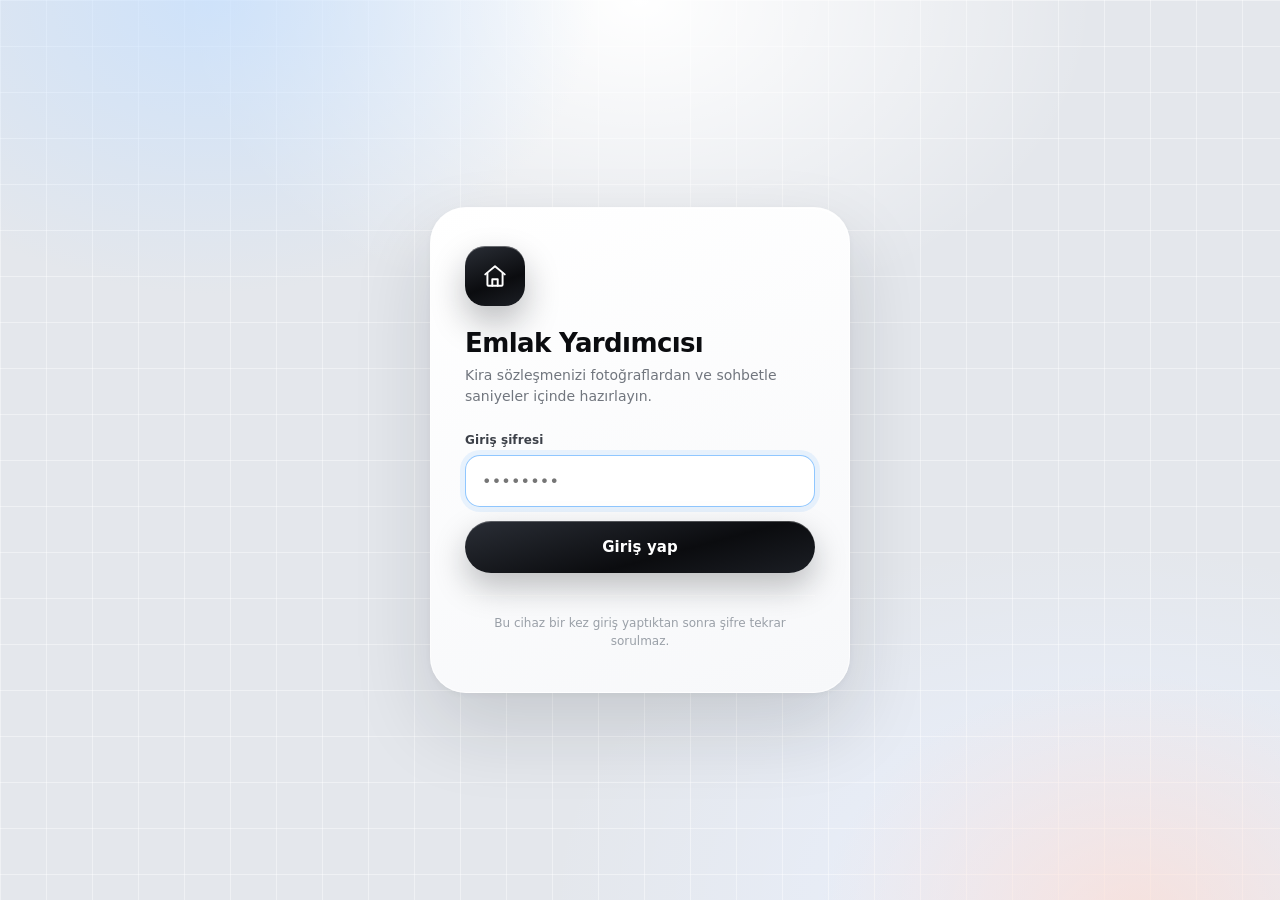
<file: index.html>
<!doctype html>
<html lang="tr">
<head>
  <meta charset="utf-8" />
  <meta name="viewport" content="width=device-width, initial-scale=1, viewport-fit=cover, maximum-scale=1" />
  <meta name="theme-color" content="#F5F5F7" />
  <title>Emlak Yardımcısı</title>
  <link rel="stylesheet" href="assets/styles.css?v=20261120h" />
  <link rel="icon" href="data:image/svg+xml,%3Csvg xmlns='http://www.w3.org/2000/svg' viewBox='0 0 64 64'%3E%3Crect width='64' height='64' rx='15' fill='%230E0F12'/%3E%3Cpath d='M17 31.5 32 19l15 12.5V46a2 2 0 0 1-2 2h-8V36h-10v12h-8a2 2 0 0 1-2-2z' fill='white'/%3E%3C/svg%3E" />
</head>
<body>

<!-- ------------------------------ giriş ------------------------------ -->
<div class="gate" id="gate">
  <div class="gate-card">
    <div class="gate-mark">
      <svg width="26" height="26" viewBox="0 0 24 24" fill="none" stroke="currentColor" stroke-width="1.8" stroke-linecap="round" stroke-linejoin="round"><path d="M3 10.5 12 3l9 7.5"/><path d="M5 9.5V20a1 1 0 0 0 1 1h12a1 1 0 0 0 1-1V9.5"/><path d="M9.5 21v-6h5v6"/></svg>
    </div>
    <h1>Emlak Yardımcısı</h1>
    <p class="sub">Kira sözleşmenizi fotoğraflardan ve sohbetle saniyeler içinde hazırlayın.</p>
    <p class="field-label">Giriş şifresi</p>
    <input id="gatePassword" type="password" placeholder="••••••••" autocomplete="current-password" />
    <button class="primary" id="gateSubmit">Giriş yap</button>
    <div class="err" id="gateError">
      <svg width="15" height="15" viewBox="0 0 24 24" fill="none" stroke="currentColor" stroke-width="2" stroke-linecap="round"><circle cx="12" cy="12" r="9"/><path d="M12 8v4.5"/><path d="M12 16h.01"/></svg>
      <span>Şifre hatalı, tekrar deneyin.</span>
    </div>
    <p class="fine">Bu cihaz bir kez giriş yaptıktan sonra şifre tekrar sorulmaz.</p>
  </div>
</div>

<!-- ------------------------------ uygulama ------------------------------ -->
<div class="app-shell hidden" id="app">

  <header class="topbar">
    <div class="brand">
      <div class="brand-mark">
        <svg width="19" height="19" viewBox="0 0 24 24" fill="none" stroke="currentColor" stroke-width="1.8" stroke-linecap="round" stroke-linejoin="round"><path d="M3 10.5 12 3l9 7.5"/><path d="M5 9.5V20a1 1 0 0 0 1 1h12a1 1 0 0 0 1-1V9.5"/><path d="M9.5 21v-6h5v6"/></svg>
      </div>
      <div class="brand-text">
        <strong>Emlak Yardımcısı</strong>
        <span>Kira sözleşmesi asistanı</span>
      </div>
    </div>

    <div class="doc-chip" id="topDocChip">
      <span class="dot"></span>
      <span id="topDocName">Yeni kira sözleşmesi</span>
    </div>

    <div class="top-actions">
      <button class="btn ghost" id="btnHistory" title="Geçmiş belgeler">
        <svg viewBox="0 0 24 24" fill="none" stroke="currentColor" stroke-width="1.75" stroke-linecap="round" stroke-linejoin="round"><path d="M3 12a9 9 0 1 0 2.6-6.4"/><path d="M3 4v5h5"/><path d="M12 7.5V12l3 1.8"/></svg>
        <span class="lbl">Geçmiş</span>
      </button>
      <button class="btn ghost" id="btnPhone" title="Telefondan fotoğraf yükle">
        <svg viewBox="0 0 24 24" fill="none" stroke="currentColor" stroke-width="1.75" stroke-linecap="round" stroke-linejoin="round"><rect x="6.5" y="2.5" width="11" height="19" rx="2.6"/><path d="M10.5 18.5h3"/></svg>
        <span class="lbl">Telefon</span>
      </button>
      <button class="btn ghost" id="btnClear" title="Sohbeti ve belgeyi temizle">
        <svg viewBox="0 0 24 24" fill="none" stroke="currentColor" stroke-width="1.75" stroke-linecap="round" stroke-linejoin="round"><path d="M4 7h16"/><path d="M9 7V5h6v2"/><path d="M6 7l1 13h10l1-13"/><path d="M10 11v5M14 11v5"/></svg>
        <span class="lbl">Temizle</span>
      </button>
      <button class="btn primary" id="btnExport">
        <svg viewBox="0 0 24 24" fill="none" stroke="currentColor" stroke-width="1.8" stroke-linecap="round" stroke-linejoin="round"><path d="M12 3v12"/><path d="m7.5 10.5 4.5 4.5 4.5-4.5"/><path d="M4 17v2a2 2 0 0 0 2 2h12a2 2 0 0 0 2-2v-2"/></svg>
        <span class="lbl">PDF indir</span>
      </button>
    </div>
  </header>

  <div class="mobile-tabs" id="mobileTabs">
    <button data-tab="chat" class="on">
      <svg viewBox="0 0 24 24" fill="none" stroke="currentColor" stroke-width="1.8" stroke-linecap="round" stroke-linejoin="round"><path d="M21 11.5a8.5 8.5 0 0 1-12.4 7.5L4 20l1-4.2A8.5 8.5 0 1 1 21 11.5Z"/></svg>
      Sohbet
    </button>
    <button data-tab="doc">
      <svg viewBox="0 0 24 24" fill="none" stroke="currentColor" stroke-width="1.8" stroke-linecap="round" stroke-linejoin="round"><path d="M14 3H7a2 2 0 0 0-2 2v14a2 2 0 0 0 2 2h10a2 2 0 0 0 2-2V8z"/><path d="M14 3v5h5"/><path d="M9 13h6"/><path d="M9 17h4"/></svg>
      Belge
    </button>
  </div>

  <div class="layout">
    <section class="pane chat-pane" id="chatPane">
      <div class="chat-top">
        <div class="avatar">
          <svg width="17" height="17" viewBox="0 0 24 24" fill="none" stroke="currentColor" stroke-width="1.7" stroke-linecap="round" stroke-linejoin="round"><path d="M12 3.5 13.9 9l5.6 1.9-5.6 1.9L12 18.4l-1.9-5.6L4.5 10.9 10.1 9Z"/><path d="M18.5 16.5 19.4 19l2.6.9-2.6.9-.9 2.6-.9-2.6-2.6-.9 2.6-.9Z"/></svg>
        </div>
        <div class="who">
          <b>Emlak Yardımcısı</b>
          <span>Kimlik ve belgeleri okuyabilir</span>
        </div>
        <div class="live" id="livePill"><i></i><span>Hazır</span></div>
      </div>

      <div class="messages" id="messages"></div>

      <div class="composer-wrap">
        <div class="composer">
          <div class="refs-row" id="refsRow"></div>
          <div class="attach-row" id="attachRow"></div>
          <div class="composer-main">
            <button class="tool-btn" id="btnAttach" title="Fotoğraf ekle">
              <svg viewBox="0 0 24 24" fill="none" stroke="currentColor" stroke-width="1.8" stroke-linecap="round" stroke-linejoin="round"><rect x="3" y="4" width="18" height="16" rx="2.5"/><circle cx="8.5" cy="9.5" r="1.6"/><path d="m4 17 4.8-4.5a2 2 0 0 1 2.7 0L20 20"/></svg>
            </button>
            <button class="tool-btn phone" id="btnPhone2" title="Telefondan fotoğraf gönder">
              <svg viewBox="0 0 24 24" fill="none" stroke="currentColor" stroke-width="1.8" stroke-linecap="round" stroke-linejoin="round"><rect x="6.5" y="2.5" width="11" height="19" rx="2.6"/><path d="M10.5 18.5h3"/></svg>
            </button>
            <button class="tool-btn" id="btnRef" title="Belgeden bir alana başvur">
              <svg viewBox="0 0 24 24" fill="none" stroke="currentColor" stroke-width="1.8" stroke-linecap="round" stroke-linejoin="round"><path d="M9 4H6a2 2 0 0 0-2 2v3"/><path d="M15 4h3a2 2 0 0 1 2 2v3"/><path d="M9 20H6a2 2 0 0 1-2-2v-3"/><path d="M15 20h3a2 2 0 0 0 2-2v-3"/><path d="M12 8v8"/><path d="M8.5 11.5 12 8l3.5 3.5"/></svg>
            </button>
            <textarea id="composerInput" rows="1" placeholder="Mesaj yazın…"></textarea>
            <button class="send-btn" id="btnSend" disabled title="Gönder">
              <svg viewBox="0 0 24 24" fill="none" stroke="currentColor" stroke-width="2" stroke-linecap="round" stroke-linejoin="round"><path d="M12 19V5"/><path d="m6 11 6-6 6 6"/></svg>
            </button>
          </div>
          <div class="composer-foot">
            <span class="hintline">
              <svg viewBox="0 0 24 24" fill="none" stroke="currentColor" stroke-width="1.8" stroke-linecap="round"><circle cx="12" cy="12" r="9"/><path d="M12 8h.01"/><path d="M11 12h1v4h1"/></svg>
              Belgedeki bir alana tıklayarak sohbette referans gösterebilirsiniz.
            </span>
            <span id="connBadge">Bağlanıyor…</span>
          </div>
        </div>
      </div>
    </section>

    <section class="pane doc-pane" id="docPane">
      <div class="doc-top">
        <div class="name">
          <b id="docName">Yeni kira sözleşmesi</b>
          <span id="docSub">4 sayfa · Kira sözleşmesi ve tahliye taahhütnamesi</span>
        </div>
        <button class="progress" id="btnProgress" title="Eksik alanları gör">
          <svg class="ring" viewBox="0 0 28 28">
            <circle class="bg" cx="14" cy="14" r="11"></circle>
            <circle class="fg" cx="14" cy="14" r="11" stroke-dasharray="69.1" stroke-dashoffset="69.1" id="progressRing"></circle>
          </svg>
          <span id="progressText">0 / 0</span>
        </button>
      </div>
      <div class="doc-scroll" id="preview"></div>
    </section>
  </div>
</div>

<!-- ------------------------------ katmanlar ------------------------------ -->
<div class="scrim" id="scrim"></div>

<div class="sheet right" id="historySheet" aria-hidden="true">
  <div class="sheet-head">
    <div>
      <h2>Geçmiş belgeler</h2>
      <p>Daha önce oluşturduğunuz sözleşmeler</p>
    </div>
    <button class="close-x" data-close="historySheet" aria-label="Kapat">
      <svg viewBox="0 0 24 24" fill="none" stroke="currentColor" stroke-width="2" stroke-linecap="round"><path d="M6 6l12 12M18 6 6 18"/></svg>
    </button>
  </div>
  <div class="sheet-body">
    <div class="hist-grid" id="histGrid"></div>
    <div class="empty hidden" id="histEmpty">
      <div class="ic"><svg viewBox="0 0 24 24" fill="none" stroke="currentColor" stroke-width="1.6" stroke-linecap="round" stroke-linejoin="round"><path d="M3 12a9 9 0 1 0 2.6-6.4"/><path d="M3 4v5h5"/><path d="M12 7.5V12l3 1.8"/></svg></div>
      <b>Henüz belge yok</b>
      <p>PDF olarak indirdiğiniz her sözleşme burada saklanır.</p>
    </div>
  </div>
  <div class="sheet-foot">
    <button class="btn primary" id="btnNewFromHistory" style="flex:1">
      <svg viewBox="0 0 24 24" fill="none" stroke="currentColor" stroke-width="1.9" stroke-linecap="round"><path d="M12 5v14M5 12h14"/></svg>
      Yeni belge
    </button>
  </div>
</div>

<div class="sheet center" id="qrSheet" aria-hidden="true">
  <div class="sheet-head">
    <div>
      <h2>Telefondan fotoğraf gönder</h2>
      <p>Aynı Wi-Fi gerekmez, internet yeterli</p>
    </div>
    <button class="close-x" data-close="qrSheet" aria-label="Kapat">
      <svg viewBox="0 0 24 24" fill="none" stroke="currentColor" stroke-width="2" stroke-linecap="round"><path d="M6 6l12 12M18 6 6 18"/></svg>
    </button>
  </div>
  <div class="sheet-body">
    <div class="qr-wrap">
      <div class="qr-frame" id="qrFrame">
        <div id="qrTarget"></div>
        <div class="corner"></div>
      </div>
      <div class="qr-status" id="qrStatus"><i></i><span>Telefon bekleniyor…</span></div>
      <div class="qr-steps">
        <div class="qr-step"><span class="n">1</span><span>Telefonunuzun kamerasını açın.</span></div>
        <div class="qr-step"><span class="n">2</span><span>Kare kodu okutun ve açılan bağlantıya dokunun.</span></div>
        <div class="qr-step"><span class="n">3</span><span>Karşınıza çıkan sayfadan fotoğraf çekin veya galerinizden seçin.</span></div>
      </div>
      <div class="link-row">
        <input id="qrLink" readonly />
        <button class="btn small" id="btnCopyLink">Kopyala</button>
      </div>
      <p style="font-size:11.5px;color:var(--faint);margin:0;text-align:center;line-height:1.45">
        Bağlantı size özeldir. Telefonunuzda açık kaldığı sürece fotoğraflar anında bu ekrana düşer.
      </p>
    </div>
  </div>
</div>

<div class="sheet center" id="exportSheet" aria-hidden="true">
  <div class="sheet-head">
    <div>
      <h2 id="exportTitle">Belgeyi indir</h2>
      <p id="exportSub">PDF olarak kaydetmeden önce son kontrol</p>
    </div>
    <button class="close-x" data-close="exportSheet" aria-label="Kapat">
      <svg viewBox="0 0 24 24" fill="none" stroke="currentColor" stroke-width="2" stroke-linecap="round"><path d="M6 6l12 12M18 6 6 18"/></svg>
    </button>
  </div>
  <div class="sheet-body" id="exportBody"></div>
  <div class="sheet-foot" id="exportFoot"></div>
</div>

<div class="sheet right" id="pickerSheet" aria-hidden="true">
  <div class="sheet-head">
    <div>
      <h2>Belgeden alan seç</h2>
      <p>Sohbette "burası" diye başvurmak için</p>
    </div>
    <button class="close-x" data-close="pickerSheet" aria-label="Kapat">
      <svg viewBox="0 0 24 24" fill="none" stroke="currentColor" stroke-width="2" stroke-linecap="round"><path d="M6 6l12 12M18 6 6 18"/></svg>
    </button>
  </div>
  <div class="sheet-body">
    <div class="search">
      <svg viewBox="0 0 24 24" fill="none" stroke="currentColor" stroke-width="1.9" stroke-linecap="round"><circle cx="11" cy="11" r="7"/><path d="m20 20-3.5-3.5"/></svg>
      <input id="pickerSearch" placeholder="Alan ara…" />
    </div>
    <div id="pickerList"></div>
  </div>
</div>

<div class="sheet center" id="newDocSheet" aria-hidden="true">
  <div class="sheet-head">
    <div>
      <h2>Sohbet ve belge sıfırlansın mı?</h2>
      <p>Bu işlem geri alınamaz</p>
    </div>
  </div>
  <div class="sheet-body">
    <p style="margin:0;font-size:13.5px;line-height:1.6;color:var(--ink-2)">
      Sohbet, yüklenen fotoğraflar ve belgedeki tüm bilgiler silinir.
      Geçmiş sekmesindeki kayıtlı belgeler korunur. Önce <b>PDF indir</b> ile
      kaydetmenizi öneririz.
    </p>
  </div>
  <div class="sheet-foot">
    <button class="btn ghost" data-close="newDocSheet" style="flex:1">Vazgeç</button>
    <button class="btn danger" id="btnConfirmNew" style="flex:1">
      <svg viewBox="0 0 24 24" fill="none" stroke="currentColor" stroke-width="1.9" stroke-linecap="round" stroke-linejoin="round"><path d="M4 7h16"/><path d="M9 7V5h6v2"/><path d="M6 7l1 13h10l1-13"/></svg>
      Temizle
    </button>
  </div>
</div>

<div class="toasts" id="toasts"></div>
<div id="printRoot"></div>

<input type="file" id="fileInput" accept="image/*" multiple class="hidden" />
<input type="file" id="cameraInput" accept="image/*" capture="environment" class="hidden" />

<script src="assets/config.js?v=20261120h"></script>
<script src="assets/contract.js?v=20261120i"></script>
<script src="assets/qrcode.js?v=20261120h"></script>
<script src="assets/render.js?v=20261120h"></script>
<script src="assets/session.js?v=20261120h"></script>
<script src="assets/app.js?v=20261120h"></script>
</body>
</html>
</file>
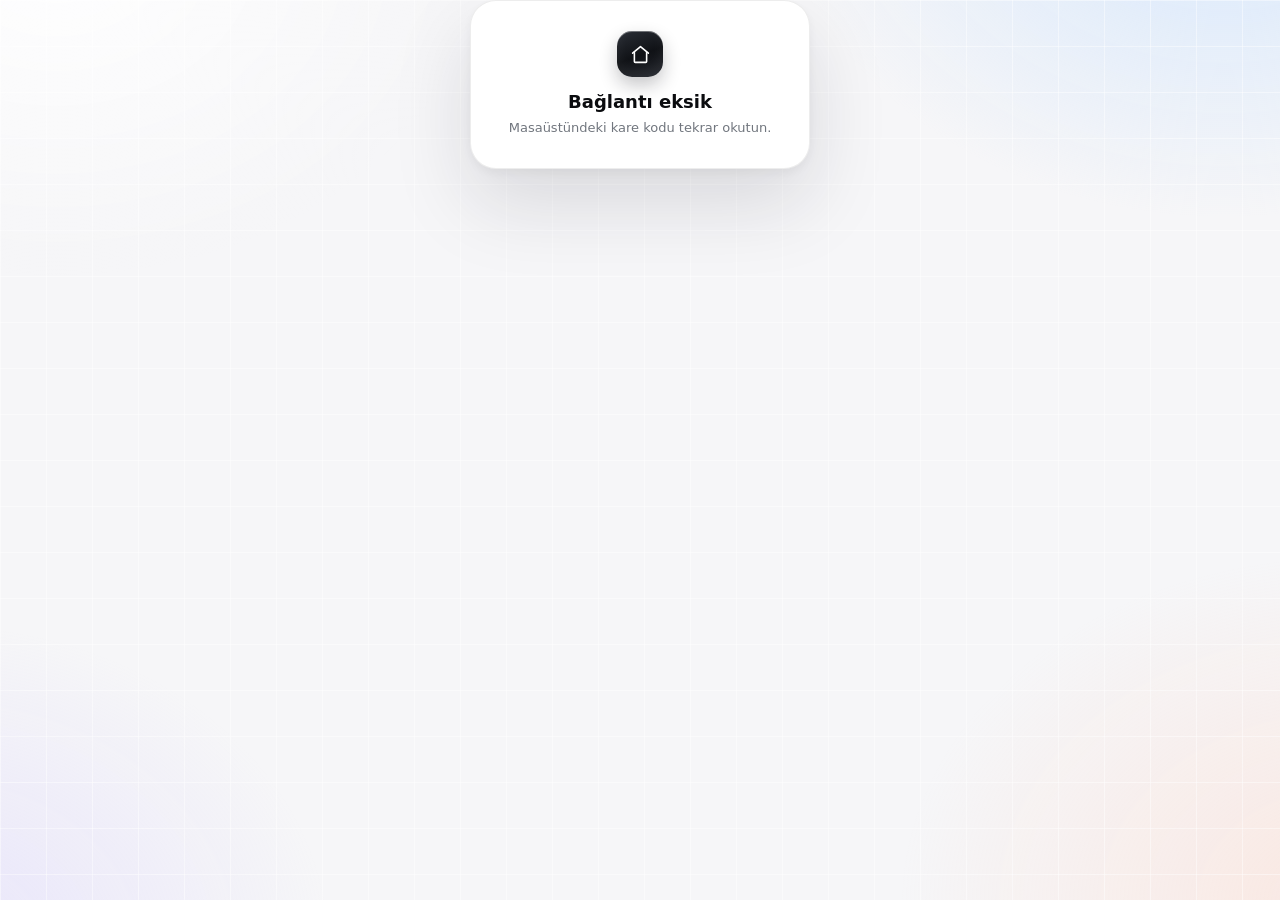
<file: m.html>
<!doctype html>
<html lang="tr">
<head>
  <meta charset="utf-8" />
  <meta name="viewport" content="width=device-width, initial-scale=1, viewport-fit=cover, maximum-scale=1" />
  <meta name="theme-color" content="#F5F5F7" />
  <meta name="apple-mobile-web-app-capable" content="yes" />
  <meta name="apple-mobile-web-app-status-bar-style" content="default" />
  <title>Emlak Yardımcısı — Telefon</title>
  <link rel="stylesheet" href="assets/styles.css?v=20261120h" />
  <style>
    body{overflow:hidden;background:#F6F6F8}
    .phone{
      height:100dvh;display:flex;flex-direction:column;
      max-width:560px;margin:0 auto;
      padding:calc(env(safe-area-inset-top) + 10px) 12px calc(env(safe-area-inset-bottom) + 10px);
      gap:10px;
    }
    .phone-top{
      flex:0 0 auto;display:flex;align-items:center;gap:11px;
      padding:9px 14px;border-radius:20px;
      background:rgba(255,255,255,.86);border:1px solid var(--line-2);
      box-shadow:var(--shadow-1);backdrop-filter:blur(20px);
    }
    .phone-top .brand-mark{width:34px;height:34px;border-radius:11px}
    .phone-top .t{display:flex;flex-direction:column;line-height:1.2;min-width:0}
    .phone-top .t b{font-size:13.5px;font-weight:630;white-space:nowrap;overflow:hidden;text-overflow:ellipsis}
    .phone-top .t span{font-size:11px;color:var(--faint);white-space:nowrap;overflow:hidden;text-overflow:ellipsis}
    .phone-top .dotwrap{margin-left:auto;display:flex;align-items:center;gap:6px;font-size:10.5px;color:var(--faint);background:var(--surface-2);padding:5px 9px;border-radius:999px;flex:0 0 auto}
    .phone-top .dotwrap i{width:6px;height:6px;border-radius:50%;background:var(--amber);display:block}
    .phone-top .dotwrap.on i{background:var(--green)}

    .phone-scroll{flex:1 1 auto;min-height:0;overflow-y:auto;display:flex;flex-direction:column;gap:10px;padding-bottom:2px;overscroll-behavior:contain}
    .phone-scroll::-webkit-scrollbar{display:none}

    .upload-card{
      background:#fff;border:1px solid var(--line);border-radius:24px;
      padding:16px;box-shadow:var(--shadow-1);flex:0 0 auto;
    }
    .upload-card h2{margin:0;font-size:15px;font-weight:640;letter-spacing:-.2px}
    .upload-card p{margin:4px 0 13px;font-size:12px;color:var(--faint);line-height:1.45}
    .upload-actions{display:grid;grid-template-columns:1fr 1fr;gap:8px}
    .up-btn{
      height:52px;border-radius:15px;display:flex;align-items:center;justify-content:center;gap:8px;
      font-size:13px;font-weight:600;transition:transform .16s var(--spring),background .18s;
    }
    .up-btn:active{transform:scale(.97)}
    .up-btn svg{width:18px;height:18px}
    .up-btn.cam{background:var(--ink);color:#fff;box-shadow:0 8px 20px rgba(14,15,18,.18)}
    .up-btn.gal{background:var(--surface-2);color:var(--ink)}
    .phone-photos{display:grid;grid-template-columns:repeat(3,1fr);gap:7px;margin-top:12px}
    .phone-photos:empty{display:none;margin:0}
    .ph{
      position:relative;aspect-ratio:1;border-radius:13px;overflow:hidden;
      background:var(--surface-2);border:1px solid var(--line-2);
      animation:refIn .35s var(--spring) both;
    }
    .ph img{width:100%;height:100%;object-fit:cover;display:block}
    .ph .veil{
      position:absolute;inset:0;display:flex;flex-direction:column;align-items:center;justify-content:center;
      gap:4px;padding:5px;font-size:9.5px;text-align:center;color:#fff;
      background:rgba(12,13,16,.48);backdrop-filter:blur(3px);-webkit-backdrop-filter:blur(3px);
    }
    .ph .veil .orb{width:15px;height:15px}
    .phone-photos:not(:empty) ~ .up-note{display:block}

    .phone-chat{
      flex:0 0 auto;background:rgba(255,255,255,.8);
      border:1px solid var(--line-2);border-radius:24px;
      padding:14px 12px;box-shadow:var(--shadow-1);
      display:flex;flex-direction:column;gap:12px;
    }
    .phone-chat .p-title{display:flex;align-items:center;gap:8px;padding:0 3px;font-size:11px;font-weight:650;letter-spacing:.5px;text-transform:uppercase;color:var(--faint)}
    .phone-chat .p-title .orb{width:16px;height:16px;box-shadow:none}
    .phone-messages{display:flex;flex-direction:column;gap:12px}
    .phone-messages .msg.ai .text{font-size:13.5px}
    .phone-messages .msg.user .text{font-size:13.5px}
    .phone-messages .qcard{padding:13px;box-shadow:none;background:var(--surface-2);border-color:transparent}
    .phone-messages .qcard::before{display:none}
    .phone-messages .chip{height:36px;padding:0 13px;font-size:13px}
    .phone-messages .qcustom input{font-size:16px}
    .phone-messages .updates{margin-left:0}
    .phone-messages .update{font-size:11.5px}
    .phone-messages .photo-thumb{width:78px;height:78px}

    .phone-activity{
      flex:0 0 auto;display:none;align-items:center;gap:9px;
      padding:10px 14px;border-radius:14px;
      background:linear-gradient(120deg,#fff,#F3F6FF 50%,#fff);
      background-size:220% 100%;animation:shimmerBg 3.4s linear infinite;
      border:1px solid var(--line-2);font-size:12px;color:var(--ink-2);
    }
    .phone-activity.on{display:flex}
    .phone-activity .orb{width:18px;height:18px;box-shadow:none}
    .phone-activity span{flex:1;min-width:0;white-space:nowrap;overflow:hidden;text-overflow:ellipsis}

    .phone-composer{
      flex:0 0 auto;display:flex;align-items:flex-end;gap:7px;
      background:#fff;border:1px solid var(--line);border-radius:21px;
      padding:7px 7px 7px 8px;box-shadow:0 10px 28px rgba(14,15,18,.09);
      transition:box-shadow .2s,border-color .2s;
    }
    .phone-composer:focus-within{border-color:rgba(10,108,255,.4);box-shadow:0 0 0 4px rgba(10,108,255,.08),0 10px 28px rgba(14,15,18,.09)}
    .phone-composer textarea{
      flex:1;min-height:26px;max-height:96px;border:0;outline:none;background:transparent;
      resize:none;font-size:16px;line-height:1.4;padding:6px 2px;
    }
    .phone-composer .tool-btn{width:34px;height:34px}
    .phone-composer .send-btn{width:36px;height:36px;border-radius:12px}
    .phone-composer .send-btn:disabled{opacity:.28}

    .ph-view{
      position:fixed;inset:0;z-index:200;background:rgba(10,11,14,.94);
      display:none;align-items:center;justify-content:center;padding:18px;
      backdrop-filter:blur(10px);
    }
    .ph-view.on{display:flex}
    .ph-view img{max-width:100%;max-height:86%;border-radius:14px;box-shadow:0 30px 80px rgba(0,0,0,.5)}
    .ph-view .x{
      position:absolute;top:calc(env(safe-area-inset-top) + 14px);right:16px;
      width:38px;height:38px;border-radius:50%;background:rgba(255,255,255,.14);color:#fff;
      display:grid;place-items:center;backdrop-filter:blur(10px);
    }
    .ph-view .x svg{width:18px;height:18px}

    .phone-err{
      margin:auto;max-width:340px;text-align:center;
      background:#fff;border-radius:26px;padding:30px 24px;
      border:1px solid var(--line);box-shadow:var(--shadow-2);
    }
    .phone-err h1{font-size:18px;margin:14px 0 6px}
    .phone-err p{font-size:13px;color:var(--muted);line-height:1.55;margin:0}
  </style>
</head>
<body>

<div class="phone" id="phone" style="display:none">
  <header class="phone-top">
    <div class="brand-mark">
      <svg width="17" height="17" viewBox="0 0 24 24" fill="none" stroke="currentColor" stroke-width="1.8" stroke-linecap="round" stroke-linejoin="round"><path d="M3 10.5 12 3l9 7.5"/><path d="M5 9.5V20a1 1 0 0 0 1 1h12a1 1 0 0 0 1-1V9.5"/><path d="M9.5 21v-6h5v6"/></svg>
    </div>
    <div class="t">
      <b>Emlak Yardımcısı</b>
      <span id="phoneDocTitle">Kira sözleşmesi</span>
    </div>
    <div class="dotwrap" id="phoneStatus"><i></i><span>Bağlanıyor</span></div>
  </header>

  <main class="phone-scroll" id="phoneScroll">
    <section class="upload-card">
      <h2>Belge fotoğrafları</h2>
      <p>Kimlik, tapu, sözleşme veya WhatsApp ekran görüntüsü gönderebilirsiniz.</p>
      <div class="upload-actions">
        <button class="up-btn cam" id="btnCam">
          <svg viewBox="0 0 24 24" fill="none" stroke="currentColor" stroke-width="1.8" stroke-linecap="round" stroke-linejoin="round"><path d="M4 8h3l1.4-2h7.2L17 8h3a1 1 0 0 1 1 1v9a1 1 0 0 1-1 1H4a1 1 0 0 1-1-1V9a1 1 0 0 1 1-1Z"/><circle cx="12" cy="13" r="3.4"/></svg>
          Fotoğraf çek
        </button>
        <button class="up-btn gal" id="btnGal">
          <svg viewBox="0 0 24 24" fill="none" stroke="currentColor" stroke-width="1.8" stroke-linecap="round" stroke-linejoin="round"><rect x="3" y="4" width="18" height="16" rx="2.5"/><circle cx="8.5" cy="9.5" r="1.6"/><path d="m4 17 4.8-4.5a2 2 0 0 1 2.7 0L20 20"/></svg>
          Galeriden seç
        </button>
      </div>
      <div class="phone-photos" id="phonePhotos"></div>
    </section>

    <section class="phone-chat">
      <div class="p-title"><div class="orb"></div>Asistandan gelenler</div>
      <div class="phone-messages" id="phoneMessages"></div>
    </section>
  </main>

  <div class="phone-activity" id="phoneActivity"><div class="orb"></div><span>Düşünüyor…</span><span class="dots"><i></i><i></i><i></i></span></div>

  <div class="phone-composer">
    <button class="tool-btn" id="btnPhoneAttach" title="Fotoğraf ekle">
      <svg viewBox="0 0 24 24" fill="none" stroke="currentColor" stroke-width="1.8" stroke-linecap="round" stroke-linejoin="round"><path d="M12 5v14M5 12h14"/></svg>
    </button>
    <textarea id="phoneInput" rows="1" placeholder="Asistana yazın…"></textarea>
    <button class="send-btn" id="btnPhoneSend" disabled>
      <svg viewBox="0 0 24 24" fill="none" stroke="currentColor" stroke-width="2" stroke-linecap="round" stroke-linejoin="round"><path d="M12 19V5"/><path d="m6 11 6-6 6 6"/></svg>
    </button>
  </div>
</div>

<div class="phone-err" id="phoneError" style="display:none">
  <div class="brand-mark" style="margin:0 auto;width:46px;height:46px;border-radius:15px">
    <svg width="21" height="21" viewBox="0 0 24 24" fill="none" stroke="currentColor" stroke-width="1.8" stroke-linecap="round" stroke-linejoin="round"><path d="M3 10.5 12 3l9 7.5"/><path d="M5 9.5V20a1 1 0 0 0 1 1h12a1 1 0 0 0 1-1V9.5"/></svg>
  </div>
  <h1 id="phoneErrTitle">Bağlantı bulunamadı</h1>
  <p id="phoneErrText">Masaüstündeki kare kodu tekrar okutun.</p>
</div>

<div class="ph-view" id="phView">
  <button class="x" id="phViewClose"><svg viewBox="0 0 24 24" fill="none" stroke="currentColor" stroke-width="2" stroke-linecap="round"><path d="M6 6l12 12M18 6 6 18"/></svg></button>
  <img id="phViewImg" alt="" />
</div>

<div class="toasts" id="toasts"></div>

<input type="file" id="camInput" accept="image/*" capture="environment" class="hidden" />
<input type="file" id="galInput" accept="image/*" multiple class="hidden" />

<script src="assets/config.js?v=20261120h"></script>
<script src="assets/contract.js?v=20261120h"></script>
<script src="assets/render.js?v=20261120h"></script>
<script src="assets/session.js?v=20261120h"></script>
<script src="assets/phone.js?v=20261120h"></script>
</body>
</html>
</file>
<file: assets/styles.css>
/* ============================================================
   Emlak Yardımcısı — 2026 sade, "native Apple" arayüz
   ============================================================ */

:root{
  --ink:#0E0F12;
  --ink-2:#3A3D44;
  --muted:#6E7278;
  --faint:#9AA0A6;
  --line:rgba(14,15,18,.09);
  --line-2:rgba(14,15,18,.055);
  --surface:#FFFFFF;
  --surface-2:#F5F5F7;
  --surface-3:#EFEFF3;
  --accent:#0A6CFF;
  --accent-soft:#EAF2FF;
  --green:#1FA463;
  --green-soft:#E8F7EF;
  --amber:#C77700;
  --amber-soft:#FFF4E2;
  --red:#D92D20;
  --red-soft:#FFF0EE;
  --violet:#7C5CFF;
  --radius-xl:30px;
  --radius-lg:22px;
  --radius-md:15px;
  --radius-sm:11px;
  --shadow-1:0 1px 2px rgba(14,15,18,.04), 0 8px 24px rgba(14,15,18,.05);
  --shadow-2:0 2px 6px rgba(14,15,18,.05), 0 24px 60px rgba(14,15,18,.10);
  --shadow-3:0 30px 90px rgba(14,15,18,.18);
  --spring:cubic-bezier(.22,1.15,.32,1);
  --ease:cubic-bezier(.32,.72,0,1);
  --page-w:210mm;
  --page-h:297mm;
  --preview-scale:.72;
  --scaled-page-w:580px;
  --scaled-page-h:820px;
}

*{box-sizing:border-box}
html,body{height:100%}

body{
  margin:0;
  font-family:-apple-system,BlinkMacSystemFont,"SF Pro Text","SF Pro Display","Segoe UI",system-ui,Roboto,Helvetica,Arial,sans-serif;
  color:var(--ink);
  background:
    radial-gradient(1100px 600px at 12% -10%, #FFFFFF 0%, rgba(255,255,255,0) 60%),
    radial-gradient(900px 600px at 100% 0%, #EEF4FF 0%, rgba(238,244,255,0) 55%),
    radial-gradient(800px 700px at 50% 110%, #F3F1FF 0%, rgba(243,241,255,0) 60%),
    var(--surface-2);
  -webkit-font-smoothing:antialiased;
  text-rendering:optimizeLegibility;
  overflow:hidden;
}

button,input,textarea,select{font:inherit;color:inherit}
button{border:0;background:none;cursor:pointer}
::selection{background:rgba(10,108,255,.18)}

.hidden{display:none!important}

/* ------------------------------ giriş ------------------------------ */

.gate{
  position:fixed;inset:0;z-index:300;
  display:grid;place-items:center;
  padding:24px;
  background:
    radial-gradient(700px 500px at 50% 0%, #FFFFFF 0%, rgba(255,255,255,0) 65%),
    radial-gradient(900px 600px at 85% 100%, #EAF1FF 0%, rgba(234,241,255,0) 60%),
    #F7F7F9;
  animation:fadeIn .5s var(--ease);
}

.gate-card{
  width:min(420px,100%);
  padding:38px 34px 30px;
  background:rgba(255,255,255,.92);
  border:1px solid var(--line-2);
  border-radius:32px;
  box-shadow:var(--shadow-2);
  backdrop-filter:blur(24px) saturate(180%);
  -webkit-backdrop-filter:blur(24px) saturate(180%);
  animation:rise .7s var(--spring);
}

.gate-mark{
  width:56px;height:56px;border-radius:18px;
  display:grid;place-items:center;
  background:linear-gradient(155deg,#16181D,#2C3038);
  color:#fff;
  box-shadow:0 10px 24px rgba(14,15,18,.22), inset 0 1px 0 rgba(255,255,255,.16);
  margin-bottom:22px;
}

.gate h1{margin:0;font-size:26px;letter-spacing:-.6px;font-weight:650}
.gate p.sub{margin:7px 0 26px;color:var(--muted);font-size:14px;line-height:1.5}

.gate .field-label{font-size:12px;font-weight:600;color:var(--ink-2);letter-spacing:.1px;margin:0 0 8px}
.gate input{
  width:100%;height:52px;padding:0 16px;
  border:1px solid var(--line);border-radius:15px;
  background:#fff;font-size:16px;letter-spacing:.2px;
  transition:border-color .2s, box-shadow .2s;
  outline:none;
}
.gate input:focus{border-color:rgba(10,108,255,.55);box-shadow:0 0 0 4px rgba(10,108,255,.10)}
.gate button.primary{
  margin-top:14px;width:100%;height:52px;border-radius:15px;
  background:var(--ink);color:#fff;font-size:15px;font-weight:600;letter-spacing:.1px;
  transition:transform .18s var(--spring), background .2s, opacity .2s;
}
.gate button.primary:hover{background:#24262B}
.gate button.primary:active{transform:scale(.985)}
.gate button.primary:disabled{opacity:.55}
.gate .err{
  margin-top:12px;font-size:13px;color:var(--red);
  display:none;align-items:center;gap:7px;
}
.gate .err.on{display:flex}
.gate .fine{
  margin-top:22px;padding-top:18px;border-top:1px solid var(--line-2);
  font-size:12px;color:var(--faint);line-height:1.5;text-align:center;
}
.gate.shake .gate-card{animation:shake .42s cubic-bezier(.36,.07,.19,.97)}

@keyframes shake{
  10%,90%{transform:translateX(-2px)}
  20%,80%{transform:translateX(4px)}
  30%,50%,70%{transform:translateX(-7px)}
  40%,60%{transform:translateX(7px)}
}
@keyframes rise{from{opacity:0;transform:translateY(14px) scale(.985)}to{opacity:1;transform:none}}
@keyframes fadeIn{from{opacity:0}to{opacity:1}}

/* ------------------------------ kabuk ------------------------------ */

.app-shell{
  height:100%;
  display:flex;flex-direction:column;
  padding:14px 16px 16px;
  gap:12px;
  animation:fadeIn .5s var(--ease);
}

.topbar{
  flex:0 0 auto;
  height:62px;
  display:flex;align-items:center;gap:14px;
  padding:0 14px 0 10px;
  background:rgba(255,255,255,.78);
  border:1px solid var(--line-2);
  border-radius:24px;
  box-shadow:var(--shadow-1);
  backdrop-filter:blur(28px) saturate(180%);
  -webkit-backdrop-filter:blur(28px) saturate(180%);
  position:relative;z-index:20;
}

.brand{display:flex;align-items:center;gap:11px;padding-left:4px;min-width:0}
.brand-mark{
  width:38px;height:38px;border-radius:12px;flex:0 0 auto;
  display:grid;place-items:center;color:#fff;
  background:linear-gradient(150deg,#20242C,#0F1115);
  box-shadow:inset 0 1px 0 rgba(255,255,255,.14), 0 4px 12px rgba(14,15,18,.16);
}
.brand-text{display:flex;flex-direction:column;line-height:1.15;min-width:0}
.brand-text strong{font-size:14.5px;font-weight:640;letter-spacing:-.15px;white-space:nowrap}
.brand-text span{font-size:11.5px;color:var(--faint);white-space:nowrap;overflow:hidden;text-overflow:ellipsis}

.doc-chip{
  display:flex;align-items:center;gap:8px;
  margin-left:6px;padding:7px 13px 7px 11px;
  background:var(--surface-2);border-radius:999px;
  font-size:12.5px;color:var(--ink-2);font-weight:550;
  max-width:min(38vw,420px);
  white-space:nowrap;overflow:hidden;text-overflow:ellipsis;
}
.doc-chip .dot{width:6px;height:6px;border-radius:50%;background:var(--green);flex:0 0 auto;box-shadow:0 0 0 3px var(--green-soft)}

.top-actions{margin-left:auto;display:flex;align-items:center;gap:8px}

.btn{
  display:inline-flex;align-items:center;justify-content:center;gap:8px;
  height:40px;padding:0 15px;border-radius:13px;
  font-size:13px;font-weight:590;letter-spacing:.05px;
  background:var(--surface-2);color:var(--ink);
  transition:transform .16s var(--spring), background .18s, box-shadow .18s, opacity .18s;
  white-space:nowrap;
}
.btn svg{width:17px;height:17px;flex:0 0 auto}
.btn:hover{background:var(--surface-3)}
.btn:active{transform:scale(.975)}
.btn.primary{background:var(--ink);color:#fff;box-shadow:0 6px 16px rgba(14,15,18,.16)}
.btn.primary:hover{background:#25282F}
.btn.accent{background:var(--accent);color:#fff;box-shadow:0 6px 18px rgba(10,108,255,.22)}
.btn.accent:hover{background:#0A61E6}
.btn.ghost{background:transparent}
.btn.ghost:hover{background:var(--surface-2)}
.btn.icon{width:40px;padding:0}
.btn.small{height:34px;padding:0 12px;border-radius:11px;font-size:12.5px}
.btn:disabled{opacity:.4;pointer-events:none}

/* ------------------------------ ana yerleşim ------------------------------ */

.layout{
  flex:1 1 auto;min-height:0;
  display:grid;
  grid-template-columns:minmax(360px,440px) minmax(0,1fr);
  gap:14px;
}

.pane{
  min-height:0;
  background:rgba(255,255,255,.82);
  border:1px solid var(--line-2);
  border-radius:var(--radius-xl);
  box-shadow:var(--shadow-1);
  backdrop-filter:blur(20px);
  -webkit-backdrop-filter:blur(20px);
  overflow:hidden;
}

/* ------------------------------ sohbet ------------------------------ */

.chat-pane{display:flex;flex-direction:column;position:relative}

.chat-top{
  flex:0 0 auto;
  display:flex;align-items:center;gap:10px;
  padding:14px 16px 12px;
  border-bottom:1px solid var(--line-2);
}
.chat-top .avatar{
  width:32px;height:32px;border-radius:11px;
  background:linear-gradient(150deg,#1A1D23,#0E0F12);
  display:grid;place-items:center;color:#fff;flex:0 0 auto;
  position:relative;
}
.chat-top .who{display:flex;flex-direction:column;line-height:1.2;min-width:0}
.chat-top .who b{font-size:13.5px;font-weight:620;letter-spacing:-.1px}
.chat-top .who span{font-size:11.5px;color:var(--faint)}
.chat-top .live{
  margin-left:auto;display:flex;align-items:center;gap:6px;
  font-size:11.5px;color:var(--faint);
  padding:5px 10px;border-radius:999px;background:var(--surface-2);
}
.chat-top .live i{width:6px;height:6px;border-radius:50%;background:var(--green);display:block}
.chat-top .live.working i{background:var(--amber);animation:pulseDot 1.4s infinite}
.chat-top .live.working{color:var(--amber);background:var(--amber-soft)}

@keyframes pulseDot{
  0%{box-shadow:0 0 0 0 rgba(199,119,0,.35)}
  70%{box-shadow:0 0 0 7px rgba(199,119,0,0)}
  100%{box-shadow:0 0 0 0 rgba(199,119,0,0)}
}

.messages{
  flex:1 1 auto;min-height:0;
  overflow-y:auto;overscroll-behavior:contain;
  padding:20px 16px 8px;
  scroll-behavior:smooth;
  display:flex;flex-direction:column;
  gap:16px;
}
.messages::-webkit-scrollbar{width:8px}
.messages::-webkit-scrollbar-thumb{background:rgba(14,15,18,.10);border-radius:99px;border:2px solid transparent;background-clip:content-box}

.msg{
  display:flex;gap:9px;align-items:flex-start;
  animation:msgIn .45s var(--spring) both;
  max-width:100%;
}
@keyframes msgIn{from{opacity:0;transform:translateY(9px) scale(.99)}to{opacity:1;transform:none}}

.msg .bubble-avatar{
  width:26px;height:26px;border-radius:9px;flex:0 0 auto;
  background:linear-gradient(150deg,#1A1D23,#0E0F12);
  color:#fff;display:grid;place-items:center;
  margin-top:2px;
  box-shadow:inset 0 1px 0 rgba(255,255,255,.12);
}
.msg .bubble-avatar svg{width:14px;height:14px}

.msg .body{
  min-width:0;max-width:100%;
  display:flex;flex-direction:column;gap:7px;
}
.msg .text{
  font-size:14px;line-height:1.55;letter-spacing:-.05px;
  color:var(--ink);
  word-wrap:break-word;overflow-wrap:anywhere;
}
.msg.ai .text{
  background:#F4F4F6;
  border-radius:6px 18px 18px 18px;
  padding:11px 14px;
  max-width:100%;
}
.msg.ai .text p{margin:0 0 8px}
.msg.ai .text p:last-child{margin:0}
.msg.ai .text ul,.msg.ai .text ol{margin:6px 0;padding-left:20px}
.msg.ai .text li{margin:2px 0}
.msg.ai .text strong{font-weight:640}
.msg.ai .text code{background:rgba(14,15,18,.06);padding:1px 5px;border-radius:5px;font-size:12.5px}
.msg.ai .text a{color:var(--accent)}

.msg.user{justify-content:flex-end;padding-left:36px}
.msg.user .text{
  background:var(--ink);color:#fff;
  border-radius:18px 6px 18px 18px;
  padding:11px 14px;
  max-width:100%;
  box-shadow:0 6px 18px rgba(14,15,18,.13);
}
.msg.user .refs{display:flex;flex-wrap:wrap;gap:5px;justify-content:flex-end}
.msg .meta{font-size:10.5px;color:var(--faint);padding:0 4px}
.msg.user .meta{text-align:right}

.msg.photo-only .text{padding:6px}

/* fotoğraf şeritleri */
.photo-strip{display:flex;flex-wrap:wrap;gap:8px}
.photo-thumb{
  position:relative;width:104px;height:104px;border-radius:14px;overflow:hidden;
  background:var(--surface-3);border:1px solid var(--line-2);
  flex:0 0 auto;
}
.photo-thumb img{width:100%;height:100%;object-fit:cover;display:block}
.photo-thumb .veil{
  position:absolute;inset:0;
  display:flex;flex-direction:column;align-items:center;justify-content:center;gap:6px;
  background:rgba(12,13,16,.46);color:#fff;
  font-size:10px;text-align:center;padding:8px;
  backdrop-filter:blur(3px);
  -webkit-backdrop-filter:blur(3px);
  transition:opacity .3s;
}
.photo-thumb .veil span{line-height:1.25;font-weight:520}
.photo-thumb.done .veil{display:none}
.photo-thumb .badge{
  position:absolute;right:6px;top:6px;
  width:18px;height:18px;border-radius:50%;
  background:var(--green);color:#fff;display:grid;place-items:center;
  box-shadow:0 2px 6px rgba(0,0,0,.2);
}
.photo-thumb .badge svg{width:11px;height:11px}
.photo-thumb .scanline{
  position:absolute;left:0;right:0;top:0;height:42%;
  background:linear-gradient(180deg,rgba(255,255,255,0),rgba(255,255,255,.34),rgba(255,255,255,0));
  animation:scan 2.1s var(--ease) infinite;
  pointer-events:none;
}
@keyframes scan{
  0%{transform:translateY(-40%);opacity:0}
  20%{opacity:1}
  80%{opacity:1}
  100%{transform:translateY(240%);opacity:0}
}

/* "düşünüyor" */
.thinking{
  display:flex;align-items:center;gap:11px;
  padding:12px 14px;border-radius:18px;
  background:linear-gradient(120deg,#F7F7FA,#F1F4FF 45%,#F7F7FA);
  background-size:220% 100%;
  border:1px solid var(--line-2);
  animation:shimmerBg 3.4s linear infinite;
  font-size:13px;color:var(--ink-2);
}
@keyframes shimmerBg{0%{background-position:0% 0}100%{background-position:-220% 0}}
.orb{
  width:22px;height:22px;border-radius:50%;flex:0 0 auto;position:relative;
  background:conic-gradient(from 0deg,#5B8CFF,#9A6BFF,#FF8A5B,#5B8CFF);
  animation:orbSpin 3.2s linear infinite;
  box-shadow:0 0 0 4px rgba(124,92,255,.10);
}
.orb::after{
  content:"";position:absolute;inset:5px;border-radius:50%;
  background:#fff;opacity:.9;
}
@keyframes orbSpin{to{transform:rotate(360deg)}}
.thinking .dots{display:inline-flex;gap:3px;margin-left:1px}
.thinking .dots i{width:4px;height:4px;border-radius:50%;background:var(--faint);animation:bounceDot 1.2s infinite}
.thinking .dots i:nth-child(2){animation-delay:.15s}
.thinking .dots i:nth-child(3){animation-delay:.3s}
@keyframes bounceDot{0%,60%,100%{transform:translateY(0);opacity:.5}30%{transform:translateY(-3px);opacity:1}}

/* adım listesi */
.steps{
  display:flex;flex-direction:column;gap:8px;
  margin-top:2px;padding:0 2px;
}
.step{
  display:flex;align-items:center;gap:9px;
  font-size:12.5px;color:var(--faint);
  transition:color .3s;
}
.step .tick{
  width:17px;height:17px;border-radius:50%;
  border:1.5px solid rgba(14,15,18,.14);
  display:grid;place-items:center;flex:0 0 auto;
  transition:all .35s var(--spring);
}
.step .tick svg{width:10px;height:10px;opacity:0;transform:scale(.4);transition:all .3s var(--spring)}
.step.on{color:var(--ink-2)}
.step.on .tick{border-color:rgba(10,108,255,.35);background:var(--accent-soft)}
.step.done{color:var(--ink-2)}
.step.done .tick{background:var(--green);border-color:var(--green)}
.step.done .tick svg{opacity:1;transform:none;color:#fff}
.step .spin{
  width:15px;height:15px;border-radius:50%;
  border:1.6px solid rgba(10,108,255,.2);border-top-color:var(--accent);
  animation:orbSpin .8s linear infinite;flex:0 0 auto;
}

/* alan güncelleme çipleri */
.updates{display:flex;flex-direction:column;gap:6px;margin-top:2px}
.update{
  display:flex;align-items:center;gap:8px;
  background:var(--green-soft);color:#0E6B42;
  border:1px solid rgba(31,164,99,.16);
  border-radius:11px;padding:7px 10px;
  font-size:12px;line-height:1.3;
  animation:msgIn .4s var(--spring) both;
}
.update svg{width:13px;height:13px;flex:0 0 auto}
.update b{font-weight:620}
.update .val{font-weight:500;opacity:.9;overflow:hidden;text-overflow:ellipsis;white-space:nowrap}

/* ------------------------------ soru kartı ------------------------------ */

.qcard{
  background:var(--surface);
  border:1px solid var(--line);
  border-radius:20px;
  box-shadow:0 13px 34px rgba(14,15,18,.07);
  padding:14px 14px 12px;
  display:flex;flex-direction:column;gap:11px;
  max-width:100%;
  animation:cardIn .5s var(--spring) both;
  position:relative;
  overflow:hidden;
}
.qcard::before{
  content:"";position:absolute;inset:0 0 auto;height:2px;
  background:linear-gradient(90deg,#5B8CFF,#9A6BFF,#FF8A5B);
  opacity:.55;
}
@keyframes cardIn{from{opacity:0;transform:translateY(10px) scale(.985)}to{opacity:1;transform:none}}

.qcard .qhead{display:flex;align-items:center;gap:9px;padding-right:4px}
.qcard .qhead .ic{
  width:26px;height:26px;border-radius:9px;background:var(--accent-soft);
  color:var(--accent);display:grid;place-items:center;flex:0 0 auto;
}
.qcard .qhead .ic svg{width:15px;height:15px}
.qcard .qhead b{font-size:13px;font-weight:620;letter-spacing:-.1px}
.qcard .qhead span{font-size:11.5px;color:var(--faint);margin-left:auto}

.qblock{display:flex;flex-direction:column;gap:7px}
.qblock[hidden]{display:none!important}
.qblock .qlabel{font-size:12.5px;font-weight:600;color:var(--ink-2)}
.qblock .qhint{font-size:11.5px;color:var(--faint);margin-top:-4px}

.chips{display:flex;flex-wrap:wrap;gap:6px}
.chip{
  display:inline-flex;align-items:center;gap:6px;
  height:33px;padding:0 12px;border-radius:999px;
  border:1px solid var(--line);
  background:#fff;font-size:12.5px;font-weight:530;color:var(--ink-2);
  transition:all .18s var(--ease);
  white-space:nowrap;
}
.chip:hover{background:var(--surface-2);border-color:rgba(14,15,18,.14)}
.chip.on{background:var(--ink);color:#fff;border-color:var(--ink);box-shadow:0 4px 12px rgba(14,15,18,.18)}
.chip.other.on{background:var(--accent);border-color:var(--accent)}

.qcustom{margin-top:2px}
.qcustom input{
  width:100%;height:36px;border-radius:11px;
  border:1px solid var(--line);background:var(--surface-2);
  padding:0 12px;font-size:13px;outline:none;
  transition:border-color .2s, box-shadow .2s, background .2s;
}
.qcustom input:focus{background:#fff;border-color:rgba(10,108,255,.5);box-shadow:0 0 0 3px rgba(10,108,255,.09)}
.qcustom input::placeholder{color:var(--faint)}

.qfoot{display:flex;align-items:center;justify-content:space-between;gap:8px;padding-top:3px}
.qfoot .note{font-size:11.5px;color:var(--faint);line-height:1.35}
.qfoot .btn{height:36px;border-radius:11px;padding:0 13px;font-size:12.5px}
.qfoot .qback{background:transparent;color:var(--muted);box-shadow:none}
.qfoot .qback:hover{background:var(--surface-2)}
.qfoot .qnext{box-shadow:0 5px 14px rgba(14,15,18,.15)}
.qdots{display:flex;align-items:center;gap:5px;flex:0 0 auto}
.qdots i{width:5px;height:5px;border-radius:99px;background:rgba(14,15,18,.16);transition:all .28s var(--spring)}
.qdots i.on{width:15px;background:var(--ink)}
.qstep{margin-left:auto!important;background:var(--surface-2);padding:3px 8px;border-radius:999px;font-size:10.5px!important;color:var(--muted)!important;font-weight:560}
.qcard.answered{opacity:.94}
.qcard .summary{
  display:flex;flex-direction:column;gap:5px;
}
.qcard .summary .row{display:flex;gap:8px;font-size:12.5px;color:var(--ink-2);line-height:1.35}
.qcard .summary .row b{color:var(--faint);font-weight:520;min-width:112px;flex:0 0 auto}
.qcard .done-badge{
  margin-left:auto;display:inline-flex;align-items:center;gap:5px;
  font-size:11px;color:var(--green);background:var(--green-soft);
  padding:3px 8px;border-radius:999px;font-weight:560;
}

/* ------------------------------ yazma alanı ------------------------------ */

.composer-wrap{
  flex:0 0 auto;
  padding:10px 12px 14px;
  border-top:1px solid var(--line-2);
  background:linear-gradient(180deg,rgba(255,255,255,0),rgba(255,255,255,.65) 40%);
}

.composer{
  position:relative;
  background:#fff;
  border:1px solid var(--line);
  border-radius:22px;
  box-shadow:0 10px 30px rgba(14,15,18,.08);
  padding:9px 9px 9px 12px;
  transition:border-color .2s, box-shadow .2s;
}
.composer:focus-within{
  border-color:rgba(10,108,255,.42);
  box-shadow:0 0 0 4px rgba(10,108,255,.08), 0 12px 34px rgba(14,15,18,.09);
}

.refs-row{display:flex;flex-wrap:wrap;gap:6px;margin-bottom:7px}
.refs-row:empty{display:none}
.ref{
  display:inline-flex;align-items:center;gap:6px;
  height:26px;padding:0 6px 0 9px;border-radius:8px;
  background:var(--accent-soft);color:#0A54C4;
  font-size:11.5px;font-weight:550;
  animation:refIn .3s var(--spring) both;
}
@keyframes refIn{from{opacity:0;transform:scale(.88)}to{opacity:1;transform:none}}
.ref svg{width:12px;height:12px;opacity:.7}
.ref button{
  width:17px;height:17px;border-radius:5px;display:grid;place-items:center;
  color:#0A54C4;opacity:.55;transition:opacity .15s,background .15s;
}
.ref button:hover{opacity:1;background:rgba(10,84,196,.10)}
.ref button svg{width:10px;height:10px;opacity:1}

.attach-row{display:flex;flex-wrap:wrap;gap:7px;margin-bottom:8px}
.attach-row:empty{display:none}
.attach{
  position:relative;width:56px;height:56px;border-radius:12px;overflow:hidden;
  border:1px solid var(--line);animation:refIn .3s var(--spring) both;
}
.attach img{width:100%;height:100%;object-fit:cover;display:block}
.attach button{
  position:absolute;right:3px;top:3px;width:18px;height:18px;border-radius:50%;
  background:rgba(12,13,16,.62);color:#fff;display:grid;place-items:center;
  backdrop-filter:blur(6px);
}
.attach button svg{width:10px;height:10px}

.composer-main{display:flex;align-items:flex-end;gap:7px}
.composer textarea{
  flex:1 1 auto;min-width:0;
  border:0;outline:none;background:transparent;resize:none;
  font-size:14px;line-height:1.45;letter-spacing:-.05px;
  padding:7px 2px 6px;
  max-height:132px;min-height:30px;
}
.composer textarea::placeholder{color:var(--faint)}

.tool-btn{
  flex:0 0 auto;width:32px;height:32px;border-radius:10px;
  display:grid;place-items:center;color:var(--ink-2);
  transition:background .16s, color .16s, transform .16s var(--spring);
}
.tool-btn:hover{background:var(--surface-2)}
.tool-btn:active{transform:scale(.94)}
.tool-btn svg{width:18px;height:18px}
.tool-btn.phone{color:var(--accent)}
.tool-btn.phone:hover{background:var(--accent-soft)}

.send-btn{
  flex:0 0 auto;width:34px;height:34px;border-radius:11px;
  display:grid;place-items:center;
  background:var(--ink);color:#fff;
  transition:transform .18s var(--spring), background .18s, opacity .18s, box-shadow .18s;
  box-shadow:0 5px 14px rgba(14,15,18,.18);
}
.send-btn svg{width:17px;height:17px}
.send-btn:hover{background:#25282F;transform:translateY(-1px)}
.send-btn:active{transform:scale(.94)}
.send-btn:disabled{opacity:.32;pointer-events:none;box-shadow:none}

.composer-foot{
  display:flex;align-items:center;justify-content:space-between;gap:8px;
  margin-top:7px;padding:0 4px 1px;
  font-size:10.5px;color:var(--faint);
}
.composer-foot .hintline{display:flex;align-items:center;gap:5px;min-width:0;overflow:hidden;text-overflow:ellipsis;white-space:nowrap}
.composer-foot .hintline svg{width:12px;height:12px;flex:0 0 auto}

/* ------------------------------ belge paneli ------------------------------ */

.doc-pane{display:flex;flex-direction:column;position:relative;background:rgba(255,255,255,.55)}

.doc-top{
  flex:0 0 auto;height:58px;
  display:flex;align-items:center;gap:10px;
  padding:0 14px;
  border-bottom:1px solid var(--line-2);
  background:rgba(255,255,255,.6);
  backdrop-filter:blur(14px);
  -webkit-backdrop-filter:blur(14px);
}
.doc-top .name{min-width:0;display:flex;flex-direction:column;line-height:1.25}
.doc-top .name b{font-size:13px;font-weight:620;letter-spacing:-.1px;white-space:nowrap;overflow:hidden;text-overflow:ellipsis}
.doc-top .name span{font-size:11px;color:var(--faint);white-space:nowrap;overflow:hidden;text-overflow:ellipsis}

.progress{
  margin-left:auto;display:flex;align-items:center;gap:9px;
  padding:5px 12px 5px 8px;border-radius:999px;background:var(--surface-2);
  font-size:11.5px;color:var(--ink-2);font-weight:550;
}
.ring{width:22px;height:22px;flex:0 0 auto;transform:rotate(-90deg)}
.ring circle{fill:none;stroke-width:3.2;stroke-linecap:round}
.ring .bg{stroke:rgba(14,15,18,.10)}
.ring .fg{stroke:var(--accent);transition:stroke-dashoffset .7s var(--ease), stroke .3s}

.doc-scroll{
  flex:1 1 auto;min-height:0;overflow:auto;
  padding:22px 18px 40px;
  display:flex;flex-direction:column;align-items:center;gap:18px;
  overscroll-behavior:contain;
}
.doc-scroll::-webkit-scrollbar{width:10px}
.doc-scroll::-webkit-scrollbar-thumb{background:rgba(14,15,18,.10);border-radius:99px;border:3px solid transparent;background-clip:content-box}

/* --- sözleşme sayfaları (basım birebir) --- */
.page-frame{
  width:var(--scaled-page-w);
  height:var(--scaled-page-h);
  position:relative;flex:0 0 auto;
  border-radius:3px;
}
.page{
  width:var(--page-w);height:var(--page-h);
  background:#fff;
  border:1px solid rgba(14,15,18,.10);
  box-shadow:0 10px 26px rgba(14,15,18,.09), 0 1px 2px rgba(14,15,18,.05);
  transform:scale(var(--preview-scale));
  transform-origin:top left;
  position:absolute;left:0;top:0;margin:0;overflow:hidden;
  font-family:Arial, Helvetica, sans-serif;color:#000;
  border-radius:3px;
}
.page-inner{width:100%;height:100%;position:relative}
.title{text-align:center;font-size:22pt;font-weight:700;margin:0}

.sig-table{width:176mm;border-collapse:collapse;table-layout:fixed;font-weight:700}
.sig-table th,.sig-table td{border:1px solid #000;text-align:center;width:33.333%}
.sig-table th{height:7.5mm;padding:1mm;font-size:16pt;line-height:1;vertical-align:middle}
.sig-table td{height:24mm;font-size:10.4pt;font-weight:400;vertical-align:top;padding:2.2mm 1.8mm 0;line-height:1.2}

.contract-page .page-inner{padding:24mm 20mm 15mm}
.contract-table{width:160mm;margin:8mm auto 0;border-collapse:collapse;table-layout:fixed;font-size:10.6pt;line-height:1}
.contract-table th,.contract-table td{border:1px solid #000;vertical-align:middle;padding:.8mm 2.4mm;height:6.6mm}
.contract-table th{width:44mm;text-align:left;font-weight:700;font-size:10.8pt;line-height:1}
.contract-table td{width:116mm;font-weight:400;word-break:break-word}
.contract-table .mid th,.contract-table .mid td{height:13mm}
.contract-table .big th,.contract-table .big td{height:16mm}
.contract-table .xbig th,.contract-table .xbig td{height:18mm}
.contract-table .tall th,.contract-table .tall td{height:17mm}
.contract-page .sig-table{position:absolute;left:17mm;bottom:18mm}

.conditions-page .page-inner{padding:24mm 18mm 18mm;display:flex;flex-direction:column}
.conditions-page h1{margin:0 0 6mm;text-align:center;font-size:21pt;line-height:1}
.conditions-content{flex:1 1 auto;overflow:hidden;font-size:11.6pt;line-height:1.08}
.conditions-content p{margin:0 0 1mm;text-align:left}
.conditions-content .indent{text-indent:11mm;text-align:justify}
.conditions-content .final{text-indent:11mm;text-align:justify;margin-top:.8mm}
.conditions-sign{flex:0 0 auto;margin-top:4mm}
.conditions-sign .sig-table{margin:0 auto}

.evac-page .page-inner{padding:25mm 18mm 16mm;font-size:14pt;line-height:1.12}
.evac-page h1{margin:0 0 14mm;text-align:center;font-size:22pt;line-height:1}
.evac-heading{font-size:14pt;font-weight:700;text-decoration:underline;margin:0 0 7mm}
.evac-table{width:176mm;margin:0 0 8mm;border-collapse:collapse;table-layout:fixed;font-size:14pt}
.evac-table th,.evac-table td{border:1px solid #000;height:11.5mm;vertical-align:middle;padding:1.8mm;text-align:left}
.evac-table th{width:45mm;font-weight:700}
.evac-table td{width:131mm}
.evac-text{margin:12mm 0 9mm;text-align:justify;text-indent:12mm;line-height:1.14}
.evac-bottom{width:176mm;border-collapse:collapse;table-layout:fixed;font-size:14pt}
.evac-bottom th,.evac-bottom td{border:1px solid #000;height:10.5mm;vertical-align:middle;padding:1.8mm;text-align:left}
.evac-bottom th{width:45mm;font-weight:700}

/* tıklanabilir alanlar */
.page .u{
  cursor:pointer;border-radius:3px;
  transition:background-color .12s ease, box-shadow .12s ease;
  box-decoration-break:clone;
  -webkit-box-decoration-break:clone;
}
.page .u:hover{
  background:rgba(10,108,255,.10);
  box-shadow:0 0 0 2px rgba(10,108,255,.16);
}
.page .u.is-empty{
  min-width:6mm;display:inline-block;height:1.05em;
  border-bottom:1px dashed rgba(10,108,255,.35);
}
.page .u.flash{
  animation:fieldFlash 1.35s var(--ease);
}
@keyframes fieldFlash{
  0%{background:rgba(31,164,99,.30);box-shadow:0 0 0 3px rgba(31,164,99,.22)}
  100%{background:transparent;box-shadow:none}
}

/* ------------------------------ yüzen katmanlar ------------------------------ */

.scrim{
  position:fixed;inset:0;z-index:120;
  background:rgba(10,11,14,.24);
  backdrop-filter:blur(8px);
  -webkit-backdrop-filter:blur(8px);
  opacity:0;pointer-events:none;
  transition:opacity .32s var(--ease);
}
.scrim.on{opacity:1;pointer-events:auto}

.sheet{
  position:fixed;z-index:130;
  visibility:hidden;
  background:rgba(255,255,255,.96);
  backdrop-filter:blur(30px) saturate(180%);
  -webkit-backdrop-filter:blur(30px) saturate(180%);
  box-shadow:var(--shadow-3);
  border:1px solid rgba(255,255,255,.6);
  transition:transform .46s var(--spring), opacity .3s var(--ease);
}
.sheet.right{
  top:12px;right:12px;bottom:12px;width:min(460px,calc(100% - 24px));
  border-radius:28px;
  transform:translateX(calc(100% + 24px));
  display:flex;flex-direction:column;
  opacity:0;
}
.sheet.right.on{transform:none;opacity:1;visibility:visible}
.sheet.center{
  left:50%;top:50%;width:min(560px,calc(100% - 32px));
  max-height:min(86vh,760px);
  border-radius:32px;
  transform:translate(-50%,-46%) scale(.97);
  opacity:0;pointer-events:none;
  display:flex;flex-direction:column;
}
.sheet.center.on{transform:translate(-50%,-50%) scale(1);opacity:1;pointer-events:auto;visibility:visible}

.sheet-head{
  flex:0 0 auto;display:flex;align-items:center;gap:12px;
  padding:20px 22px 14px;
}
.sheet-head h2{margin:0;font-size:18px;font-weight:650;letter-spacing:-.35px}
.sheet-head p{margin:3px 0 0;font-size:12.5px;color:var(--faint)}
.sheet-head .btn{margin-left:auto}
.sheet-body{flex:1 1 auto;min-height:0;overflow:auto;padding:4px 22px 22px}
.sheet-foot{flex:0 0 auto;padding:14px 22px 20px;border-top:1px solid var(--line-2);display:flex;gap:9px}

.sheet-body::-webkit-scrollbar{width:8px}
.sheet-body::-webkit-scrollbar-thumb{background:rgba(14,15,18,.10);border-radius:99px;border:2px solid transparent;background-clip:content-box}

.close-x{
  width:34px;height:34px;border-radius:50%;background:var(--surface-2);
  display:grid;place-items:center;color:var(--ink-2);
  transition:background .16s, transform .16s var(--spring);
  flex:0 0 auto;
}
.close-x:hover{background:var(--surface-3)}
.close-x:active{transform:scale(.93)}
.close-x svg{width:16px;height:16px}

/* geçmiş */
.hist-grid{display:grid;grid-template-columns:1fr 1fr;gap:12px}
.hist-card{
  border:1px solid var(--line);border-radius:18px;background:#fff;
  overflow:hidden;text-align:left;position:relative;
  transition:transform .22s var(--spring), box-shadow .22s, border-color .2s;
  display:flex;flex-direction:column;
}
.hist-card:hover{transform:translateY(-2px);box-shadow:var(--shadow-1);border-color:rgba(14,15,18,.14)}
.hist-preview{
  height:150px;background:var(--surface-2);position:relative;overflow:hidden;
  display:flex;justify-content:center;
}
.hist-preview .mini{
  position:absolute;top:12px;left:50%;width:210mm;height:297mm;
  transform:translateX(-50%) scale(.175);transform-origin:top center;
  background:#fff;border:1px solid rgba(0,0,0,.08);
  font-family:Arial,Helvetica,sans-serif;color:#000;
  pointer-events:none;
}
.hist-preview .mini .page{position:static;transform:none;width:210mm;height:297mm;border:0;box-shadow:none}
.hist-meta{padding:10px 12px 12px;display:flex;flex-direction:column;gap:3px}
.hist-meta b{font-size:12.5px;font-weight:600;letter-spacing:-.1px;line-height:1.35;display:-webkit-box;-webkit-line-clamp:2;-webkit-box-orient:vertical;overflow:hidden}
.hist-meta span{font-size:11px;color:var(--faint)}
.hist-actions{display:flex;gap:6px;margin-top:7px}
.hist-actions .btn{flex:1;height:29px;padding:0;font-size:11.5px;border-radius:9px}

.empty{
  display:flex;flex-direction:column;align-items:center;justify-content:center;
  gap:10px;padding:56px 24px;text-align:center;color:var(--faint);
}
.empty .ic{width:54px;height:54px;border-radius:18px;background:var(--surface-2);display:grid;place-items:center;color:var(--faint)}
.empty .ic svg{width:24px;height:24px}
.empty b{font-size:14px;color:var(--ink-2);font-weight:600}
.empty p{margin:0;font-size:12.5px;line-height:1.5;max-width:280px}

/* QR */
.qr-wrap{display:flex;flex-direction:column;align-items:center;gap:13px;padding:2px 0 2px}
.qr-frame{
  padding:14px;border-radius:26px;background:#fff;
  box-shadow:0 2px 8px rgba(14,15,18,.06), 0 18px 46px rgba(14,15,18,.09);
  border:1px solid var(--line-2);
  position:relative;
}
.qr-frame canvas,.qr-frame img,.qr-frame svg{display:block;width:212px;height:212px;border-radius:6px}
.qr-frame .corner{position:absolute;width:74px;height:74px;border:2.5px solid var(--accent);opacity:.0;border-radius:18px}
.qr-frame.connected .corner{opacity:.0}
.qr-steps{display:flex;flex-direction:column;gap:8px;width:100%;max-width:330px}
.qr-step{display:flex;gap:10px;align-items:flex-start;font-size:12.5px;line-height:1.4;color:var(--ink-2)}
.qr-step .n{
  width:22px;height:22px;border-radius:50%;flex:0 0 auto;
  background:var(--ink);color:#fff;display:grid;place-items:center;
  font-size:11px;font-weight:600;
}
.qr-status{
  display:flex;align-items:center;gap:8px;
  font-size:12.5px;color:var(--ink-2);
  background:rgba(255,255,255,.7);border:1px solid rgba(255,255,255,.9);
  box-shadow:inset 0 1px 0 #fff;
  padding:9px 14px;border-radius:999px;
}
.qr-status.ok{color:var(--green);background:var(--green-soft)}
.qr-status i{width:7px;height:7px;border-radius:50%;background:currentColor;display:block;animation:pulseDot 1.6s infinite}
.link-row{display:flex;gap:7px;width:100%;max-width:340px}
.link-row input{
  flex:1;height:38px;border-radius:11px;border:1px solid var(--line);
  background:var(--surface-2);padding:0 11px;font-size:11.5px;color:var(--muted);outline:none;
}

/* alan seçici */
.search{
  display:flex;align-items:center;gap:9px;
  background:var(--surface-2);border:1px solid transparent;
  border-radius:13px;padding:0 12px;height:42px;margin-bottom:14px;
  transition:background .2s,border-color .2s;
}
.search:focus-within{background:#fff;border-color:rgba(10,108,255,.35)}
.search svg{width:16px;height:16px;color:var(--faint);flex:0 0 auto}
.search input{flex:1;border:0;background:transparent;outline:none;font-size:13.5px;min-width:0}
.field-group{margin-bottom:16px}
.field-group h4{
  margin:0 0 8px;font-size:10.5px;font-weight:650;color:var(--faint);
  text-transform:uppercase;letter-spacing:.6px;
}
.field-list{display:flex;flex-direction:column;gap:2px}
.field-item{
  display:flex;align-items:center;gap:10px;width:100%;
  padding:9px 10px;border-radius:11px;text-align:left;
  transition:background .15s;
}
.field-item:hover{background:var(--surface-2)}
.field-item .fl{display:flex;flex-direction:column;min-width:0;gap:1px}
.field-item .fl b{font-size:12.5px;font-weight:550;white-space:nowrap;overflow:hidden;text-overflow:ellipsis}
.field-item .fl span{font-size:11px;color:var(--faint);white-space:nowrap;overflow:hidden;text-overflow:ellipsis;max-width:280px}
.field-item .add{margin-left:auto;color:var(--accent);width:20px;height:20px;flex:0 0 auto}
.field-item .add svg{width:16px;height:16px}
.field-item .missing-dot{width:6px;height:6px;border-radius:50%;background:var(--amber);flex:0 0 auto}

/* eksik listesi / export */
.missing-box{
  border:1px solid rgba(199,119,0,.22);background:var(--amber-soft);
  border-radius:18px;padding:14px 16px;margin-bottom:16px;
}
.missing-box .mb-head{display:flex;align-items:center;gap:9px;margin-bottom:10px}
.missing-box .mb-head .ic{width:26px;height:26px;border-radius:9px;background:rgba(199,119,0,.14);color:var(--amber);display:grid;place-items:center}
.missing-box .mb-head .ic svg{width:15px;height:15px}
.missing-box .mb-head b{font-size:13px;font-weight:620;color:#7A4A00}
.missing-box ul{margin:0;padding-left:18px;color:#7A4A00;font-size:12.5px;line-height:1.6;max-height:200px;overflow:auto}
.ok-box{
  border:1px solid rgba(31,164,99,.2);background:var(--green-soft);
  border-radius:18px;padding:16px;display:flex;gap:11px;align-items:flex-start;
}
.ok-box .ic{width:30px;height:30px;border-radius:10px;background:rgba(31,164,99,.15);color:var(--green);display:grid;place-items:center;flex:0 0 auto}
.ok-box .ic svg{width:17px;height:17px}
.ok-box b{font-size:13.5px;display:block;margin-bottom:2px;color:#0E6B42}
.ok-box p{margin:0;font-size:12.5px;color:#146B46;line-height:1.5}

/* toast */
.toasts{
  position:fixed;left:50%;bottom:26px;transform:translateX(-50%);
  z-index:400;display:flex;flex-direction:column;gap:8px;align-items:center;
  pointer-events:none;
}
.toast{
  display:flex;align-items:center;gap:9px;
  background:rgba(18,19,23,.94);color:#fff;
  padding:11px 16px;border-radius:999px;
  font-size:12.5px;font-weight:520;
  box-shadow:0 16px 40px rgba(0,0,0,.22);
  animation:toastIn .45s var(--spring) both;
  backdrop-filter:blur(14px);
  max-width:min(90vw,420px);
}
.toast svg{width:15px;height:15px;flex:0 0 auto;opacity:.9}
.toast.out{animation:toastOut .3s var(--ease) forwards}
@keyframes toastIn{from{opacity:0;transform:translateY(14px) scale(.94)}to{opacity:1;transform:none}}
@keyframes toastOut{to{opacity:0;transform:translateY(8px) scale(.97)}}

/* mobil */
.mobile-tabs{display:none}

@media (max-width:980px){
  body{overflow:auto}
  .app-shell{padding:8px;gap:8px;height:100dvh}
  .topbar{height:56px;border-radius:20px;padding:0 8px}
  .brand-text span{display:none}
  .doc-chip{display:none}
  .top-actions .btn span.lbl{display:none}
  .top-actions .btn{width:38px;height:38px;padding:0}
  .top-actions .btn svg{width:17px;height:17px}
  .layout{grid-template-columns:1fr;gap:0;position:relative}
  .pane{border-radius:22px}
  .chat-pane,.doc-pane{position:absolute;inset:0}
  .doc-pane{visibility:hidden;opacity:0;transform:translateX(8px);transition:opacity .3s,transform .3s,visibility .3s}
  .doc-pane.show{visibility:visible;opacity:1;transform:none}
  .chat-pane.hide{visibility:hidden;opacity:0;transform:translateX(-8px)}
  .mobile-tabs{
    display:grid;grid-template-columns:1fr 1fr;gap:6px;
    background:rgba(255,255,255,.9);border:1px solid var(--line-2);
    border-radius:17px;padding:4px;flex:0 0 auto;
    box-shadow:var(--shadow-1);
  }
  .mobile-tabs button{
    height:38px;border-radius:13px;font-size:12.5px;font-weight:590;
    display:flex;align-items:center;justify-content:center;gap:7px;color:var(--muted);
    transition:background .2s,color .2s,box-shadow .2s;
  }
  .mobile-tabs button svg{width:15px;height:15px}
  .mobile-tabs button.on{background:#fff;color:var(--ink);box-shadow:0 2px 8px rgba(14,15,18,.08)}
  .messages{padding:16px 12px 6px}
  .composer-wrap{padding:8px 10px 10px}
  .doc-scroll{padding:14px 10px 30px}
  .hist-grid{grid-template-columns:1fr 1fr}
  .sheet.right{top:auto;left:8px;right:8px;bottom:8px;width:auto;height:min(82dvh,700px);transform:translateY(calc(100% + 20px));border-radius:26px}
  .sheet.right.on{transform:none}
  .sheet.center{width:calc(100% - 20px);max-height:88dvh;border-radius:28px}
  .qcard{padding:14px}
  .composer textarea{font-size:16px} /* iOS zoom engeli */
  .qcustom input{font-size:16px}
}

@media (prefers-reduced-motion:reduce){
  *{animation-duration:.001s!important;transition-duration:.001s!important}
  html{scroll-behavior:auto}
}

/* ------------------------------ baskı ------------------------------ */

#printRoot{display:none}

@media print{
  @page{size:A4;margin:0}
  html,body{height:auto;background:#fff!important;overflow:visible}
  body>*{display:none!important}
  #printRoot{display:block!important}
  #printRoot .page{
    position:static;transform:none;width:210mm;height:297mm;
    border:0;box-shadow:none;border-radius:0;
    page-break-after:always;break-after:page;
  }
  #printRoot .page:last-child{page-break-after:auto;break-after:auto}
  #printRoot .page .u{background:transparent!important;box-shadow:none!important}
  #printRoot .page .u.is-empty{border-bottom:0;display:inline}
}

/* ------------------------------ karşılama ------------------------------ */

.welcome{
  display:flex;flex-direction:column;gap:12px;
  padding:8px 4px 22px;animation:fadeIn .6s var(--ease);
}
.welcome .w-orb{
  width:46px;height:46px;border-radius:16px;
  background:linear-gradient(150deg,#171A20,#0C0D10);
  display:grid;place-items:center;
  box-shadow:0 10px 24px rgba(14,15,18,.16), inset 0 1px 0 rgba(255,255,255,.12);
}
.welcome .w-orb .orb{width:22px;height:22px}
.welcome h3{margin:2px 0 0;font-size:19px;letter-spacing:-.45px;font-weight:650}
.welcome p{margin:0;font-size:13px;line-height:1.55;color:var(--muted);max-width:330px}
.w-grid{display:grid;grid-template-columns:1fr 1fr;gap:8px;margin-top:6px}
.w-card{
  display:flex;flex-direction:column;align-items:flex-start;gap:5px;
  padding:13px 13px 12px;border-radius:16px;
  border:1px solid var(--line-2);background:#fff;text-align:left;
  transition:transform .2s var(--spring),box-shadow .2s,border-color .2s;
}
.w-card:hover{transform:translateY(-2px);box-shadow:var(--shadow-1);border-color:var(--line)}
.w-card:active{transform:scale(.985)}
.w-card .w-ic{
  width:29px;height:29px;border-radius:9px;display:grid;place-items:center;
  background:var(--surface-2);color:var(--ink-2);margin-bottom:3px;
}
.w-card .w-ic svg{width:16px;height:16px}
.w-card b{font-size:12.5px;font-weight:610;letter-spacing:-.1px}
.w-card span{font-size:10.5px;color:var(--faint);line-height:1.35}

/* ------------------------------ ufak ekler ------------------------------ */

.messages > .updates{margin-left:35px}
.scroll-anchor{height:1px;flex:0 0 auto}
.hist-skel{
  height:220px;border-radius:18px;
  background:linear-gradient(100deg,#F2F2F5 20%,#FAFAFC 40%,#F2F2F5 60%);
  background-size:220% 100%;animation:shimmerBg 1.6s linear infinite;
}
.hist-preview .mini .page{
  position:static;transform:none;width:210mm;height:297mm;
  border:0;box-shadow:none;border-radius:0;
}
.hist-preview .mini .u.is-empty{border-bottom:0}
.photo-thumb{cursor:zoom-in}

@media (max-width:980px){
  .w-grid{grid-template-columns:1fr 1fr}
  .welcome h3{font-size:18px}
  .messages > .updates{margin-left:4px}
}

/* ============================================================
   2026 · LIQUID GLASS SKIN
   Yumuşak ızgara zemin, buzlu cam paneller, yüzen daireler.
   ============================================================ */

:root{
  --ink:#0B0C0F;
  --ink-2:#3C4048;
  --muted:#71767E;
  --faint:#9AA0A8;
  --line:rgba(16,18,24,.075);
  --line-2:rgba(255,255,255,.62);
  --surface:#FFFFFF;
  --surface-2:#F2F3F6;
  --surface-3:#E9EBEF;
  --accent:#0A84FF;
  --accent-soft:rgba(10,132,255,.11);
  --glass:rgba(255,255,255,.56);
  --glass-strong:rgba(255,255,255,.78);
  --glass-border:rgba(255,255,255,.72);
  --shadow-1:
    0 18px 44px rgba(22,26,38,.075),
    0 2px 6px rgba(22,26,38,.035),
    inset 0 1px 0 rgba(255,255,255,.9);
  --shadow-2:
    0 34px 80px rgba(22,26,38,.13),
    0 4px 12px rgba(22,26,38,.05),
    inset 0 1px 0 rgba(255,255,255,.95);
  --shadow-3:
    0 60px 140px rgba(18,22,34,.26),
    inset 0 1px 0 rgba(255,255,255,.9);
  --radius-xl:34px;
  --radius-lg:24px;
}

body{
  background-color:#E4E7EC;
  color:var(--ink);
}

/* zemin: ızgara + pastel ışıklar */
body::before{
  content:"";position:fixed;inset:-10%;z-index:0;pointer-events:none;
  background:
    radial-gradient(680px 520px at 12% 4%, rgba(255,255,255,.95) 0%, rgba(255,255,255,0) 62%),
    radial-gradient(760px 620px at 88% -6%, rgba(198,224,255,.72) 0%, rgba(198,224,255,0) 60%),
    radial-gradient(720px 560px at 96% 92%, rgba(255,214,198,.45) 0%, rgba(255,214,198,0) 62%),
    radial-gradient(640px 520px at 4% 96%, rgba(214,206,255,.42) 0%, rgba(214,206,255,0) 62%);
}
body::after{
  content:"";position:fixed;inset:0;z-index:0;pointer-events:none;
  background-image:
    linear-gradient(rgba(255,255,255,.42) 1px, transparent 1px),
    linear-gradient(90deg, rgba(255,255,255,.42) 1px, transparent 1px);
  background-size:46px 46px;
}

.app-shell{position:relative;z-index:1}

/* cam yüzeyler */
.topbar,.pane,.gate-card,.sheet,.composer,.qcard,.hist-card,.qr-frame{
  background:
    linear-gradient(155deg, rgba(255,255,255,.985) 0%, rgba(255,255,255,.93) 48%, rgba(255,255,255,.96) 100%);
  -webkit-backdrop-filter:blur(30px) saturate(185%);
  backdrop-filter:blur(30px) saturate(185%);
  border:1px solid var(--glass-border);
  box-shadow:
    0 24px 56px rgba(22,26,38,.10),
    0 3px 8px rgba(22,26,38,.04),
    inset 0 1px 0 #fff,
    0 0 0 .5px rgba(22,26,38,.035);
}

/* ---------- üst bar ---------- */
.topbar{
  height:66px;border-radius:26px;padding:0 12px 0 12px;
  box-shadow:var(--shadow-1), inset 0 -1px 0 rgba(255,255,255,.45);
}
.brand-mark{
  width:40px;height:40px;border-radius:14px;
  background:linear-gradient(160deg,#2A2E36 0%,#101216 52%,#23262D 100%);
  box-shadow:
    0 8px 18px rgba(16,18,24,.24),
    inset 0 1px 0 rgba(255,255,255,.34),
    inset 0 -6px 14px rgba(255,255,255,.06);
}
.brand-text strong{font-size:15px;letter-spacing:-.25px}
.brand-text span{font-size:11.5px;color:var(--muted)}
.doc-chip{
  background:rgba(255,255,255,.46);
  border:1px solid rgba(255,255,255,.7);
  box-shadow:inset 0 1px 0 rgba(255,255,255,.8);
  padding:8px 14px;
  font-size:12.5px;
  color:var(--ink-2);
}

.btn{
  background:rgba(255,255,255,.52);
  border:1px solid rgba(255,255,255,.68);
  box-shadow:0 6px 16px rgba(22,26,38,.06), inset 0 1px 0 rgba(255,255,255,.9);
  border-radius:999px;
  height:42px;padding:0 17px;
}
.btn:hover{background:rgba(255,255,255,.78)}
.btn.ghost{background:rgba(255,255,255,.34);border-color:rgba(255,255,255,.5)}
.btn.ghost:hover{background:rgba(255,255,255,.62)}
.btn.primary{
  background:linear-gradient(165deg,#2A2E36 0%,#0B0C0F 55%,#1C1F25 100%);
  border-color:rgba(255,255,255,.14);
  box-shadow:
    0 10px 26px rgba(16,18,24,.28),
    inset 0 1px 0 rgba(255,255,255,.28),
    inset 0 -2px 6px rgba(0,0,0,.4);
}
.btn.primary:hover{background:linear-gradient(165deg,#33373F 0%,#121419 55%,#24272E 100%)}
.btn.accent{
  background:linear-gradient(165deg,#3FA2FF,#0A7BF0);
  box-shadow:0 10px 26px rgba(10,132,255,.32), inset 0 1px 0 rgba(255,255,255,.5);
  border-color:rgba(255,255,255,.3);
}
.btn.icon{width:42px}

/* ---------- paneller ---------- */
.pane{border-radius:34px}
.chat-pane{position:relative}
.chat-pane::before,.doc-pane::before{
  content:"";position:absolute;inset:0;border-radius:inherit;pointer-events:none;
  background:linear-gradient(180deg, rgba(255,255,255,.5), rgba(255,255,255,0) 38%);
  opacity:.7;
}
.chat-top{
  border-bottom:1px solid rgba(255,255,255,.55);
  padding:15px 18px 13px;
  background:linear-gradient(180deg, rgba(255,255,255,.42), rgba(255,255,255,0));
}
.chat-top .avatar{
  width:36px;height:36px;border-radius:13px;
  background:linear-gradient(160deg,#2A2E36,#0E1013);
  box-shadow:0 8px 18px rgba(16,18,24,.2), inset 0 1px 0 rgba(255,255,255,.3);
}
.live{
  background:rgba(255,255,255,.55);
  border:1px solid rgba(255,255,255,.7);
  padding:6px 11px;
  box-shadow:inset 0 1px 0 rgba(255,255,255,.9);
}
.live.working{background:rgba(255,196,92,.18);border-color:rgba(255,196,92,.32)}

/* mesajlar */
.msg.ai .text{
  background:rgba(255,255,255,.62);
  border:1px solid rgba(255,255,255,.72);
  box-shadow:0 10px 26px rgba(22,26,38,.05), inset 0 1px 0 rgba(255,255,255,.9);
  -webkit-backdrop-filter:blur(16px);
  backdrop-filter:blur(16px);
  border-radius:8px 22px 22px 22px;
  padding:12px 15px;
}
.msg.user .text{
  background:linear-gradient(165deg,#2A2E36 0%,#0B0C0F 60%,#1B1E24 100%);
  border:1px solid rgba(255,255,255,.1);
  box-shadow:0 12px 30px rgba(16,18,24,.24), inset 0 1px 0 rgba(255,255,255,.2);
  border-radius:22px 8px 22px 22px;
  padding:12px 15px;
}
.msg .bubble-avatar{
  width:28px;height:28px;border-radius:10px;
  background:linear-gradient(160deg,#2A2E36,#0E1013);
  box-shadow:inset 0 1px 0 rgba(255,255,255,.3), 0 6px 14px rgba(16,18,24,.18);
}
.messages{padding:22px 16px 10px;gap:17px}

.updates .update{
  background:rgba(232,247,239,.72);
  border:1px solid rgba(255,255,255,.7);
  box-shadow:0 6px 16px rgba(22,26,38,.045), inset 0 1px 0 rgba(255,255,255,.9);
  -webkit-backdrop-filter:blur(12px);
  backdrop-filter:blur(12px);
}

/* soru kartı */
.qcard{
  border-radius:26px;
  border:1px solid rgba(255,255,255,.82);
  box-shadow:
    0 26px 60px rgba(22,26,38,.14),
    inset 0 1px 0 rgba(255,255,255,.95);
  padding:16px 16px 14px;
}
.qcard::before{
  height:3px;
  background:linear-gradient(90deg,rgba(90,140,255,.85),rgba(154,107,255,.85),rgba(255,138,91,.85));
  opacity:.8;
}
.chip{
  background:rgba(255,255,255,.62);
  border:1px solid rgba(255,255,255,.8);
  box-shadow:0 4px 12px rgba(22,26,38,.04), inset 0 1px 0 rgba(255,255,255,.95);
  height:35px;padding:0 14px;
}
.chip:hover{background:#fff}
.chip.on{
  background:linear-gradient(165deg,#2A2E36,#0B0C0F);
  border-color:rgba(255,255,255,.14);
  box-shadow:0 8px 20px rgba(16,18,24,.22), inset 0 1px 0 rgba(255,255,255,.24);
}
.qcustom input{
  background:rgba(255,255,255,.5);
  border:1px solid rgba(255,255,255,.8);
  box-shadow:inset 0 1px 0 rgba(255,255,255,.9);
}
.qcustom input:focus{background:#fff;border-color:rgba(10,132,255,.42);box-shadow:0 0 0 4px rgba(10,132,255,.08)}
.qhead .ic{background:linear-gradient(160deg,rgba(220,234,255,.9),rgba(240,246,255,.7));box-shadow:inset 0 1px 0 #fff}

/* yazma alanı */
.composer-wrap{
  border-top:1px solid rgba(255,255,255,.5);
  background:linear-gradient(180deg, rgba(255,255,255,0), rgba(255,255,255,.35) 50%);
  padding:10px 12px 14px;
}
.composer{
  border-radius:28px;
  background:linear-gradient(160deg, rgba(255,255,255,.8), rgba(255,255,255,.52));
  border:1px solid rgba(255,255,255,.85);
  box-shadow:
    0 18px 44px rgba(22,26,38,.12),
    inset 0 1px 0 rgba(255,255,255,.98);
  padding:9px 9px 9px 13px;
}
.composer:focus-within{
  border-color:rgba(255,255,255,.95);
  box-shadow:
    0 22px 52px rgba(22,26,38,.16),
    0 0 0 5px rgba(255,255,255,.5),
    inset 0 1px 0 #fff;
}
.tool-btn{width:34px;height:34px;border-radius:50%;color:#4B5058}
.tool-btn:hover{background:rgba(255,255,255,.85);box-shadow:inset 0 1px 0 #fff}
.tool-btn.phone{color:var(--accent)}
.send-btn{
  width:38px;height:38px;border-radius:50%;
  background:linear-gradient(165deg,#2A2E36,#0B0C0F 60%,#1B1E24);
  box-shadow:0 8px 20px rgba(16,18,24,.26), inset 0 1px 0 rgba(255,255,255,.26);
}
.send-btn:hover{background:linear-gradient(165deg,#343941,#101216 60%,#24272E)}
.composer-foot{color:var(--faint)}
.ref{background:rgba(10,132,255,.10);color:#0A5FC4}

/* belge paneli */
.doc-pane{background:linear-gradient(160deg, rgba(255,255,255,.4), rgba(255,255,255,.2));border-radius:34px}
.doc-top{
  height:62px;border-bottom:1px solid rgba(255,255,255,.55);
  background:linear-gradient(180deg, rgba(255,255,255,.4), rgba(255,255,255,0));
}
.progress{
  background:rgba(255,255,255,.62);
  border:1px solid rgba(255,255,255,.8);
  box-shadow:0 6px 16px rgba(22,26,38,.05), inset 0 1px 0 #fff;
  padding:6px 13px 6px 9px;
}
.doc-scroll{padding:26px 20px 44px}
.page{
  box-shadow:
    0 30px 70px rgba(22,26,38,.16),
    0 4px 10px rgba(22,26,38,.06);
  border:1px solid rgba(255,255,255,.9);
}

/* ---------- katmanlar ---------- */
.scrim{background:rgba(18,22,32,.18);-webkit-backdrop-filter:blur(14px) saturate(140%);backdrop-filter:blur(14px) saturate(140%)}
.sheet{
  border-radius:34px;
  background:linear-gradient(160deg, rgba(255,255,255,.88), rgba(255,255,255,.62));
  -webkit-backdrop-filter:blur(40px) saturate(190%);
  backdrop-filter:blur(40px) saturate(190%);
  border:1px solid rgba(255,255,255,.85);
  box-shadow:var(--shadow-3);
}
.sheet.right{top:14px;right:14px;bottom:14px;border-radius:34px}
.sheet.center{border-radius:36px}
.sheet-head{padding:22px 24px 14px}
.sheet-head h2{font-size:19px;letter-spacing:-.45px}
.sheet-foot{border-top:1px solid rgba(255,255,255,.6);padding:14px 22px 20px}
.close-x{background:rgba(255,255,255,.55);border:1px solid rgba(255,255,255,.8);box-shadow:inset 0 1px 0 #fff}
.close-x:hover{background:#fff}
.search{background:rgba(255,255,255,.5);border:1px solid rgba(255,255,255,.8);box-shadow:inset 0 1px 0 #fff}
.field-item:hover{background:rgba(255,255,255,.72)}
.hist-card{background:linear-gradient(160deg, rgba(255,255,255,.82), rgba(255,255,255,.55))}
.hist-preview{background:rgba(255,255,255,.32)}
.qr-frame{background:rgba(255,255,255,.9);border:1px solid #fff}
.link-row input{background:rgba(255,255,255,.5);border:1px solid rgba(255,255,255,.85)}
.toast{background:rgba(16,18,24,.86);-webkit-backdrop-filter:blur(18px) saturate(160%);backdrop-filter:blur(18px) saturate(160%)}

/* giriş */
.gate{
  background-color:#E4E7EC;
}
.gate::before{
  content:"";position:absolute;inset:0;
  background-image:
    linear-gradient(rgba(255,255,255,.42) 1px, transparent 1px),
    linear-gradient(90deg, rgba(255,255,255,.42) 1px, transparent 1px);
  background-size:46px 46px;
  pointer-events:none;
}
.gate::after{
  content:"";position:absolute;inset:-10%;pointer-events:none;
  background:
    radial-gradient(620px 480px at 22% 8%, rgba(198,224,255,.75), transparent 62%),
    radial-gradient(520px 420px at 82% 94%, rgba(255,214,198,.6), transparent 60%);
}
.gate-card{
  position:relative;z-index:2;
  border-radius:36px;
  background:linear-gradient(160deg, #FFFFFF, #F7F8FA);
  -webkit-backdrop-filter:none;
  backdrop-filter:none;
  box-shadow:
    0 34px 80px rgba(22,26,38,.14),
    0 2px 6px rgba(22,26,38,.04),
    inset 0 1px 0 #fff;
}
.gate-mark{
  width:60px;height:60px;border-radius:20px;
  background:linear-gradient(160deg,#2A2E36,#0B0C0F 60%,#1C1F25);
  box-shadow:0 16px 34px rgba(16,18,24,.28), inset 0 1px 0 rgba(255,255,255,.32);
}
.gate input{
  background:rgba(255,255,255,.58);
  border:1px solid rgba(255,255,255,.9);
  box-shadow:inset 0 1px 0 #fff;
}
.gate input:focus{background:#fff;border-color:rgba(10,132,255,.45);box-shadow:0 0 0 5px rgba(10,132,255,.08)}
.gate button.primary{
  background:linear-gradient(165deg,#2A2E36,#0B0C0F 60%,#1B1E24);
  box-shadow:0 14px 32px rgba(16,18,24,.26), inset 0 1px 0 rgba(255,255,255,.24);
  border-radius:999px;
}

/* karşılama: halkalı cam küre */
.welcome{padding:14px 4px 26px;gap:13px;align-items:flex-start}
.welcome .w-orb{
  width:72px;height:72px;border-radius:50%;
  background:
    radial-gradient(circle at 32% 26%, rgba(255,255,255,.95), rgba(255,255,255,.5) 40%, rgba(255,255,255,.22) 70%),
    linear-gradient(160deg, rgba(255,255,255,.7), rgba(255,255,255,.35));
  border:1px solid rgba(255,255,255,.9);
  box-shadow:
    0 18px 40px rgba(22,26,38,.12),
    inset 0 1px 0 #fff;
  display:grid;place-items:center;
  position:relative;
  margin:6px 0 8px;
}
.welcome .w-orb::before,.welcome .w-orb::after{
  content:"";position:absolute;border-radius:50%;border:1px solid rgba(120,130,150,.14);
  pointer-events:none;
}
.welcome .w-orb::before{inset:-14px}
.welcome .w-orb::after{inset:-28px;border-color:rgba(120,130,150,.09)}
.welcome .w-orb .orb{width:30px;height:30px;box-shadow:0 0 0 8px rgba(124,92,255,.06)}
.welcome h3{font-size:21px;letter-spacing:-.55px}
.welcome p{font-size:13px;color:var(--muted);max-width:340px}
.w-card{
  background:linear-gradient(160deg, rgba(255,255,255,.76), rgba(255,255,255,.42));
  border:1px solid rgba(255,255,255,.8);
  box-shadow:0 12px 30px rgba(22,26,38,.055), inset 0 1px 0 #fff;
  border-radius:20px;
  -webkit-backdrop-filter:blur(16px);backdrop-filter:blur(16px);
}
.w-card:hover{background:#fff;box-shadow:0 18px 40px rgba(22,26,38,.1)}

/* mobil */
@media (max-width:980px){
  .topbar{height:58px;border-radius:22px}
  .pane{border-radius:26px}
  .mobile-tabs{
    background:linear-gradient(160deg, rgba(255,255,255,.72), rgba(255,255,255,.42));
    border:1px solid rgba(255,255,255,.8);
    box-shadow:0 12px 30px rgba(22,26,38,.08), inset 0 1px 0 #fff;
    border-radius:999px;padding:4px;
    -webkit-backdrop-filter:blur(20px);backdrop-filter:blur(20px);
  }
  .mobile-tabs button{border-radius:999px}
  .mobile-tabs button.on{background:#fff;box-shadow:0 6px 16px rgba(22,26,38,.10), inset 0 1px 0 #fff}
  .sheet.right{border-radius:30px}
  .doc-scroll{padding:16px 10px 34px}
}

/* karşılama — kompakt */
.welcome{padding:4px 2px 16px;gap:9px}
.welcome .w-orb{width:58px;height:58px;margin:2px 0 4px}
.welcome .w-orb::before{inset:-11px}
.welcome .w-orb::after{inset:-22px}
.welcome .w-orb .orb{width:26px;height:26px}
.welcome h3{font-size:18.5px;margin:0}
.welcome p{font-size:12.5px;line-height:1.5;max-width:320px}
.w-grid{margin-top:2px;gap:7px}
.w-card{padding:10px 11px 9px;gap:3px;border-radius:17px}
.w-card .w-ic{width:25px;height:25px;margin-bottom:2px;border-radius:8px}
.w-card .w-ic svg{width:14px;height:14px}
.w-card b{font-size:12px}
.w-card span{font-size:10px}
@media (max-height:730px){
  .welcome p{display:none}
  .welcome .w-orb{width:46px;height:46px;margin:0 0 2px}
  .welcome .w-orb::before{inset:-9px}
  .welcome .w-orb::after{inset:-18px}
  .welcome h3{font-size:17px}
  .w-card{padding:9px 10px 8px}
}
.live:not(.working){background:rgba(31,164,99,.10);border-color:rgba(31,164,99,.16);color:#0E7A46}
.live:not(.working) i{background:var(--green)}


/* telefon: ızgara içerikten geçmesin */
.phone-top,.upload-card,.phone-chat,.phone-composer{
  background:linear-gradient(160deg, #FFFFFF 0%, rgba(255,255,255,.95) 100%) !important;
  -webkit-backdrop-filter:none;
  backdrop-filter:none;
  border:1px solid rgba(255,255,255,.95);
  box-shadow:
    0 18px 44px rgba(22,26,38,.10),
    0 2px 6px rgba(22,26,38,.04),
    inset 0 1px 0 #fff;
}
.phone-composer{
  background:#FFFFFF !important;
  border:1px solid rgba(20,24,34,.09);
}
.phone-photos .ph{background:#F1F2F5}
.phone-activity{background:#fff}
.phone-messages .qcard{background:#F7F8FA;border-color:rgba(20,24,34,.05)}


/* içerik ızgaranın üstünde kalsın */
.phone,.phone-err,.phone-activity,.ph-view,.toasts{position:relative;z-index:2}
.phone-activity{position:sticky}

@media print{
  body::before,body::after{display:none!important}
  #printRoot .page{background:#fff!important}
}

/* mobil: ikonlar yazıyla destekli */
@media (max-width:980px){
  .brand-text{display:none}
  .topbar{padding:0 10px}
  .top-actions{gap:6px}
  .top-actions .btn{width:auto;padding:0 12px;height:40px;gap:6px;border-radius:999px}
  .top-actions .btn svg{width:16px;height:16px}
  .top-actions .btn span.lbl{display:inline;font-size:11.5px;font-weight:590;white-space:nowrap}
  .composer-foot .hintline{display:none}
  .composer-foot{justify-content:flex-end}
}
@media (max-width:400px){
  .top-actions .btn span.lbl{font-size:10.5px}
  .top-actions .btn{padding:0 9px}
}

/* belge tuvali: kağıdı öne çıkaran yumuşak gri zemin */
.doc-pane{
  background:linear-gradient(180deg,#F4F5F8 0%,#EDEFF4 100%) !important;
}
.doc-top{
  background:linear-gradient(180deg, rgba(255,255,255,.9), rgba(255,255,255,.45)) !important;
  border-bottom:1px solid rgba(255,255,255,.7);
}
.doc-scroll{
  background:radial-gradient(720px 340px at 50% 0%, rgba(255,255,255,.9), rgba(255,255,255,0) 70%);
}

/* tehlike / temizle */
.btn.danger{
  background:rgba(217,45,32,.07);
  border-color:rgba(255,255,255,.65);
  color:#C0281C;
  box-shadow:inset 0 1px 0 rgba(255,255,255,.85);
}
.btn.danger:hover{background:rgba(217,45,32,.13)}
@media (max-width:980px){
  #btnClear{width:40px;padding:0;justify-content:center}
  #btnClear span.lbl{display:none}
  .top-actions .btn{padding:0 11px}
}
@media (max-width:380px){
  .brand-mark{display:none}
}

@media (max-width:980px){
  .brand{display:none}
  .top-actions{margin-left:0;width:100%;justify-content:space-between;gap:5px}
  .top-actions .btn{flex:0 0 auto}
}

/* tıklanabilir maddeler */
.page [data-ref-clause]{
  cursor:pointer;border-radius:6px;
  transition:background-color .12s ease, box-shadow .12s ease;
}
.page [data-ref-clause]:hover{
  background:rgba(10,132,255,.07);
  box-shadow:0 0 0 2px rgba(10,132,255,.10);
}

/* soru atlama */
.qfoot .qskip{background:transparent;color:var(--muted);box-shadow:none;padding:0 8px}
.qfoot .qskip:hover{background:var(--surface-2);color:var(--ink)}
.qskipall-row{display:flex;justify-content:flex-end;margin:-3px 0 -3px}
.qskipall{
  font-size:10.5px;color:var(--faint);padding:2px 0;
  text-decoration:underline;text-underline-offset:3px;text-decoration-color:rgba(14,15,18,.2);
  transition:color .15s;
}
.qskipall:hover{color:var(--ink-2)}
.qdots i.done{background:var(--green);width:6px;height:6px}
.qdots i.skipped{background:transparent;border:1.5px solid rgba(199,119,0,.55);width:6px;height:6px}
.chip.cash{background:rgba(31,164,99,.09);border-color:rgba(31,164,99,.2);color:#0E7A46}
.chip.cash:hover{background:rgba(31,164,99,.15)}
.chip.cash.on{background:#0E7A46;border-color:#0E7A46;color:#fff;box-shadow:0 6px 16px rgba(14,122,70,.22)}
</file>
